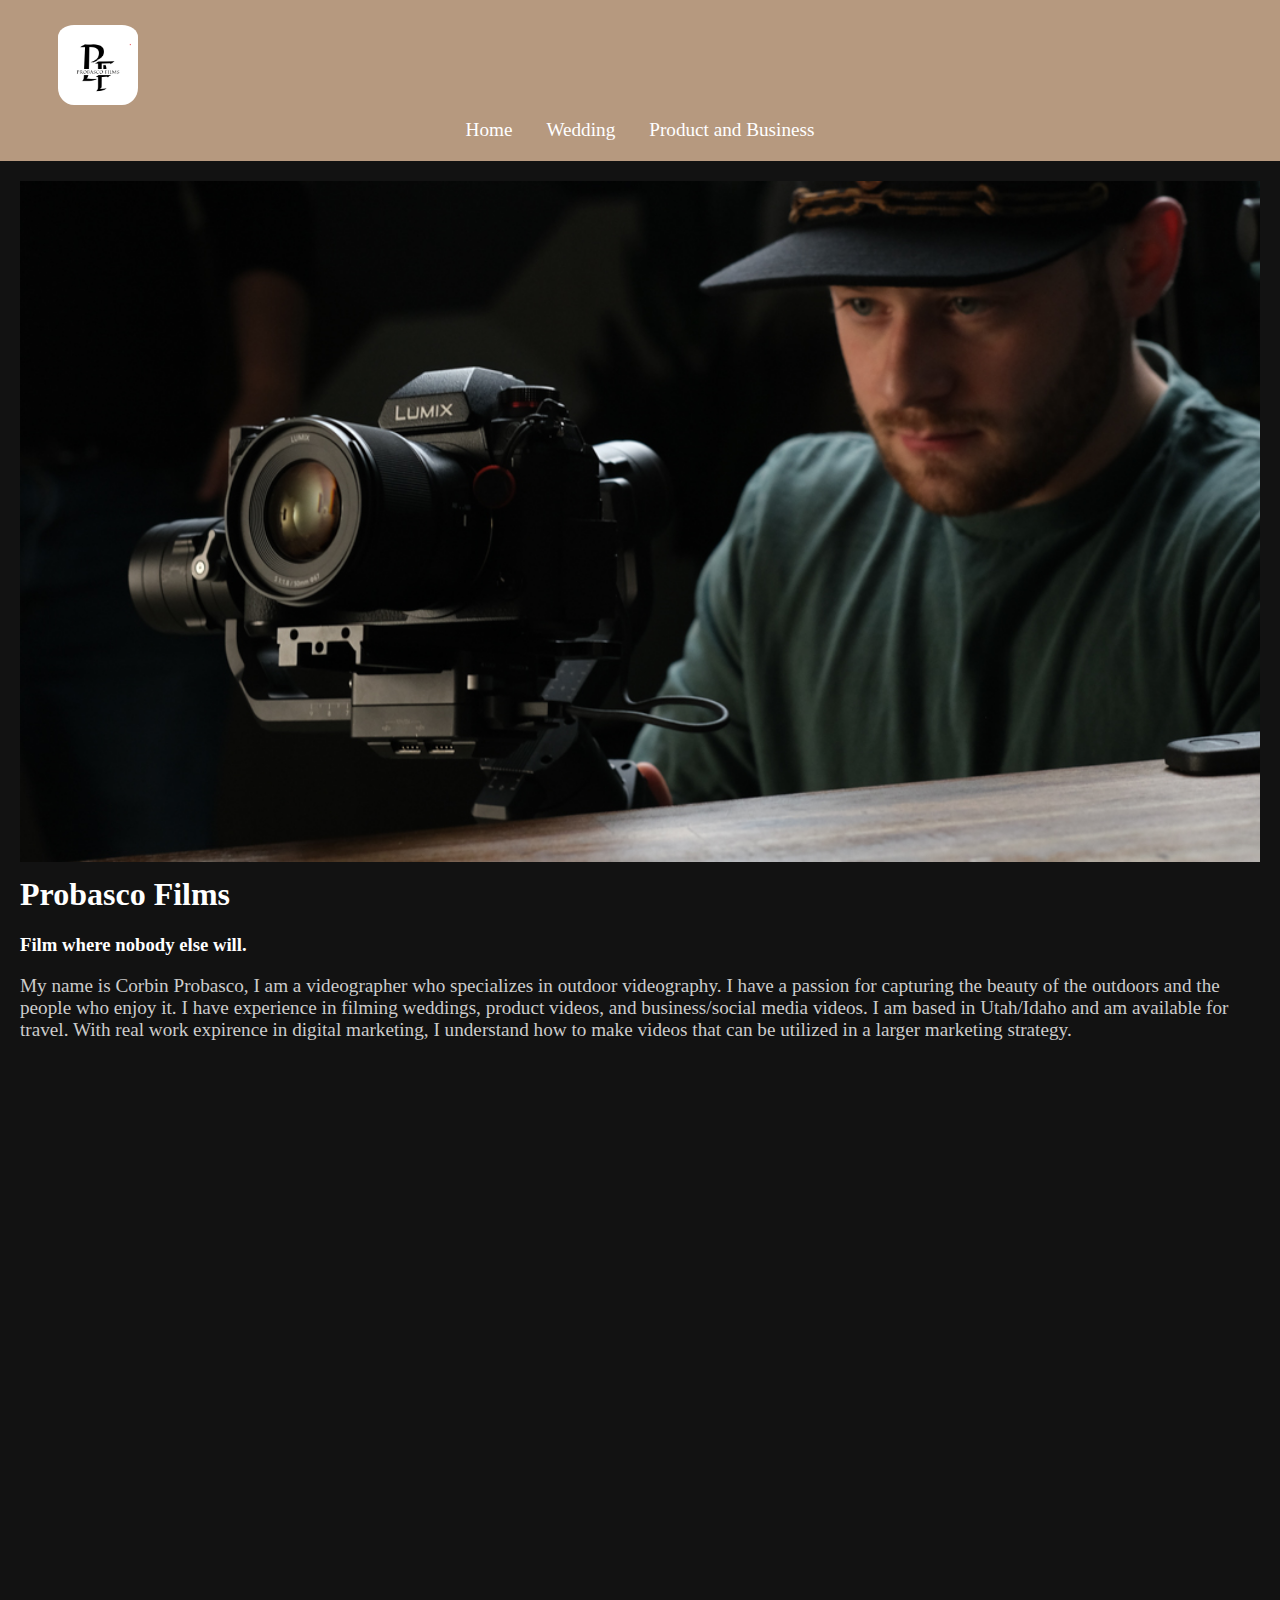
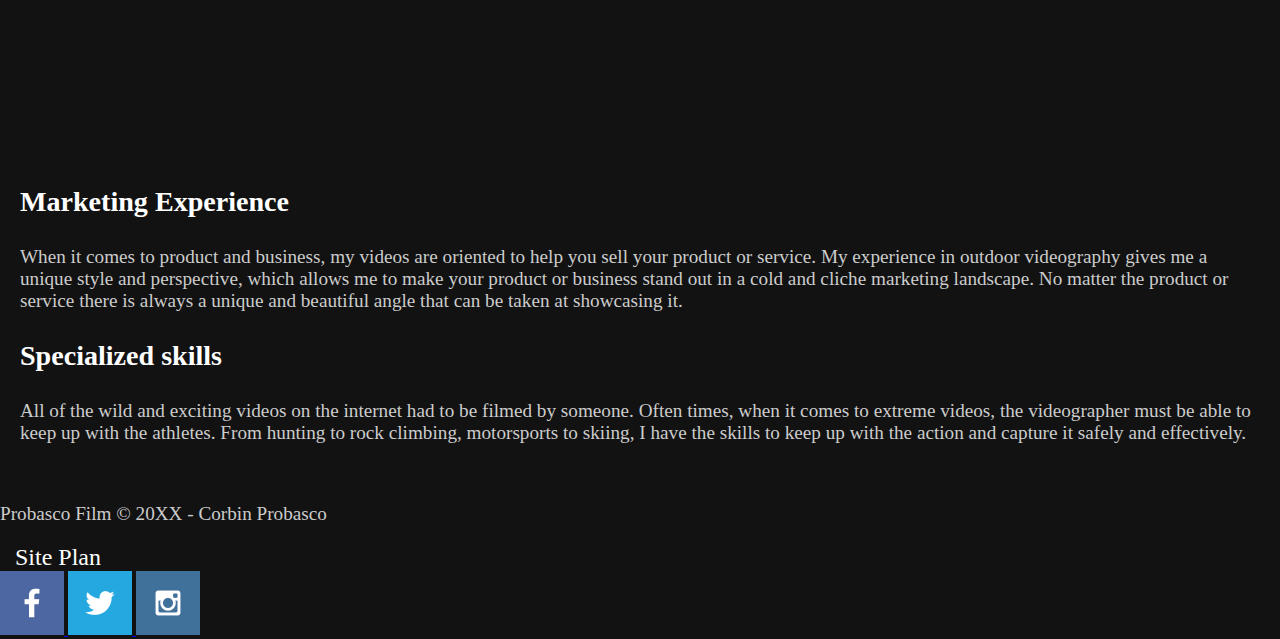
<file: probascofilm/index.html>
<!DOCTYPE html>
<html lang="en-us">
  <head>
    <meta charset="utf-8">
    <title>Probasco Films - Home</title>
    <link type="text/css" rel="stylesheet" href="styles/style.css">
  </head>
  <body>
    <header>
            <img class="logo" src="images/Probasco_films.png" alt="white waters logo">
      <nav>
        <a href="index.html">Home</a>
        <a href="wedding.html">Wedding</a>
        <a href="product_business.html">Product and Business</a>
      </nav>
    </header>
    <main>
        <img class="home_image" src="images/home_img.jpg" alt="image for homepage">
        <h1 class="title">Probasco Films</h1>
      <h3>Film where nobody else will. </h3>
      <p>My name is Corbin Probasco, I am a videographer who specializes in outdoor videography.
        I have a passion for capturing the beauty of the outdoors and the people who enjoy it. 
        I have experience in filming weddings, product videos, and business/social media videos. I am based in Utah/Idaho and am available for travel.
        With real work expirence in digital marketing, I understand how to make videos that can be utilized in a larger marketing strategy. 
      </p>
      <p>

      </p>
      <div style="position: relative; padding-bottom: 56.25%; height: 0; overflow: hidden; max-width: 100%; margin: auto;">
        <iframe src="https://www.youtube.com/embed/xWTFox3se6s?si=ql1KpEwITVDzqxRE" frameborder="0" allow="accelerometer; autoplay; clipboard-write; encrypted-media; gyroscope; picture-in-picture" allowfullscreen style="position: absolute; top: 0; left: 0; width: 100%; height: 100%; border: 0;"></iframe>
    </div>
    
    <div class="intro_home">
        <h3>
            Marketing Experience
        </h3>
        <p>
        When it comes to product and business, my videos are oriented to help you sell your product or service. 
        My experience in outdoor videography gives me a unique style and perspective, which allows me to make your product or business stand out in a
        cold and cliche marketing landscape. No matter the product or service there is always a unique and beautiful angle that can be taken at 
        showcasing it.
        </p>
        <h3>
            Specialized skills
        </h3>
        <p>
            All of the wild and exciting videos on the internet had to be filmed by someone. 
            Often times, when it comes to extreme videos, the videographer must be able to keep up with the athletes. 
            From hunting to rock climbing, motorsports to skiing, I have the skills to keep up with the action and capture it safely and effectively.
        </p>
    </div>
    </main>
    <footer>
      <p>Probasco Film &copy; 20XX - Corbin Probasco</p>
      <nav>
      <a id='site-plan-link' href="site-plan.html">Site Plan</a>
      </nav>
      <div class="social">
          <a href="https://facebook.com">
              <img src="images/facebook.png" alt="fb icon">
          </a>
          <a href="https://twitter.com">
              <img src="images/twitter.png" alt="twitter icon">
          </a>
          <a href="https://instagram.com">
              <img src="images/instagram.png" alt="instagram icon">
          </a>
      </div>
  </footer>
  </body>
</html>
</file>
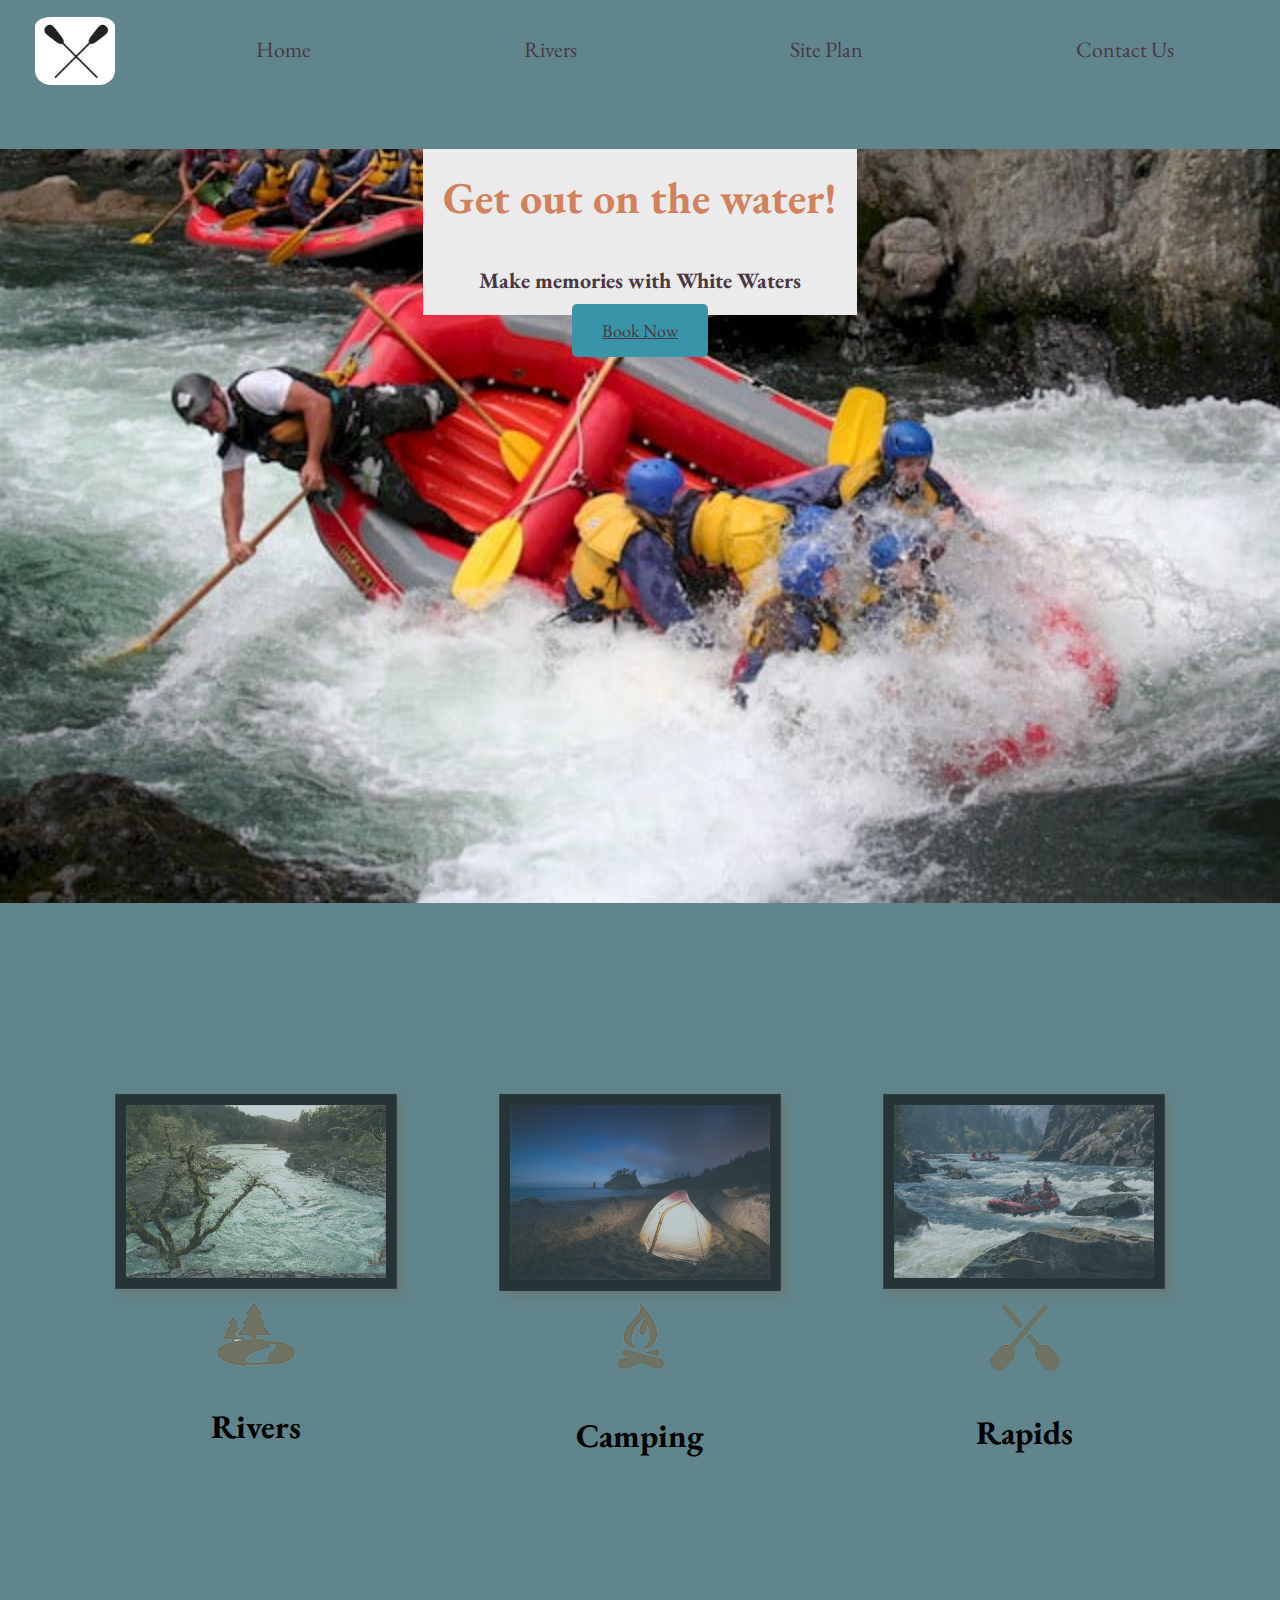
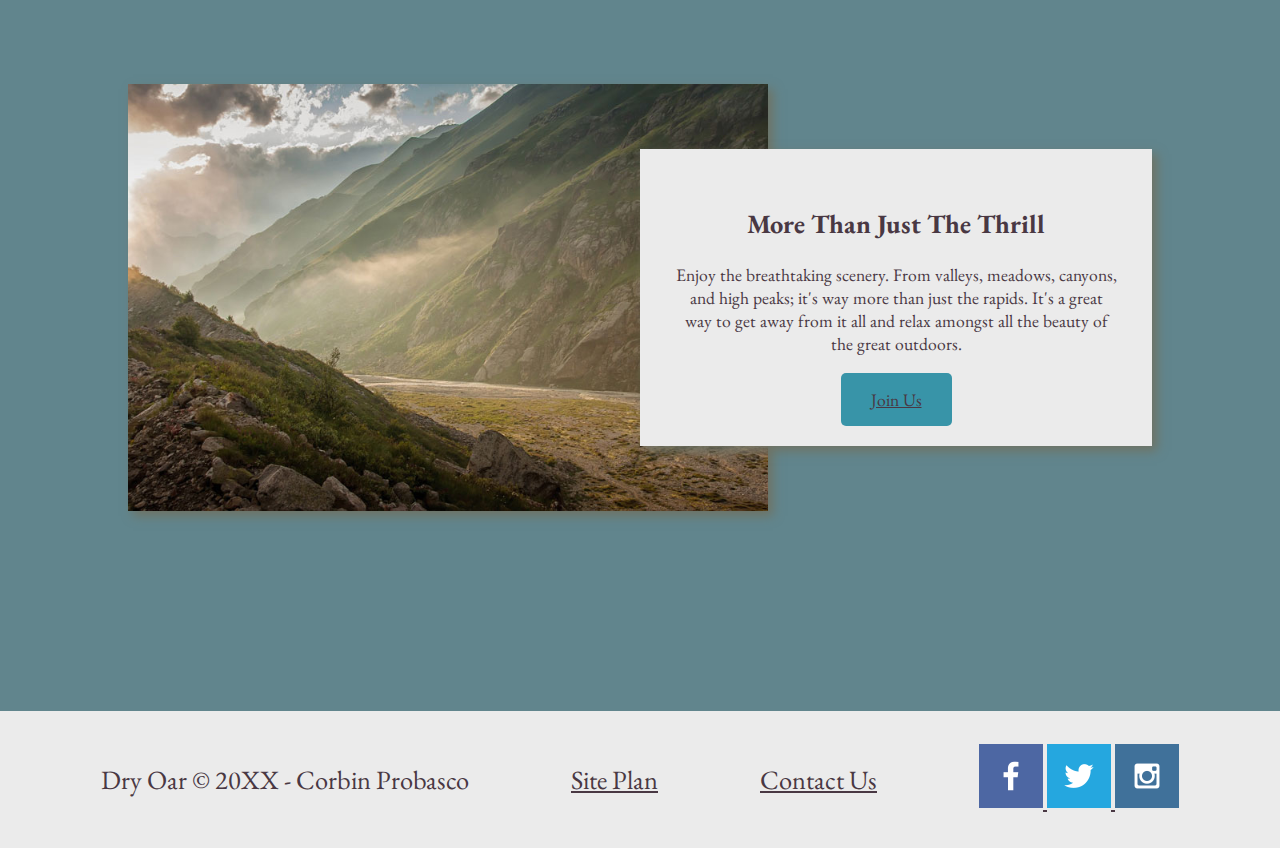
<file: wwr/index.html>
<!DOCTYPE html>
<html lang="en">
<head>
    <meta charset="UTF-8">
    <meta name="viewport" content="width=device-width, initial-scale=1.0">
    <link href="https://fonts.googleapis.com/css2?family=EB+Garamond:wght@400;700&display=swap" rel="stylesheet">
    <link type="text/css" rel="stylesheet" href="styles/style.css">
    <title>White Waters</title>
</head>
<body>
<div id="content">
    <header>
        <a id="logo_link" href="index.html">
            <img class="logo" src="images/oars3_200.png" alt="white waters logo">
        </a>
        <nav>
            <a href="index.html" target="_blank">Home</a>
            <a href="rivers.html" target="_blank">Rivers</a>
            <a href="site-plan-rafting.html" target="_blank">Site Plan</a>
            <a href="contactus.html" target="_blank">Contact Us</a>
        </nav>
    </header>
    <div id="hero">
        <div id="hero-box">
            <img id="hero-img" src="images/rafting-in-pop-up-rapid.jpg" alt="Hero_Logo">
        </div>
        <section id="hero-msg">
            <h1 class="home-title">Get out on the water!</h1>
            <h4>Make memories with White Waters</h4>
            <div class="button-box">
                <a class="book" href="contactus.html">Book Now</a>
            </div>
        </section>
    </div>
    <main class="home-grid">
        <section class="rivers-card">
            <img class="card-img" src="images/rivers.jpeg" alt="river in forest">
            <img class="icon" src="images/river_icon(1).png" alt="river icon">
            <h2>Rivers</h2>
        </section>
        <section class="camping-card">
            <img class="card-img" src="images/camping.jpeg" alt="tent in mountains">
            <img class="icon" src="images/fire_icon.png" alt="fire icon">
            <h2>Camping</h2>
        </section>
        <section class="rapids-card">
            <img class="card-img" src="images/rapids.jpeg" alt="rafting boat">
            <img class="icon" src="images/oars.png" alt="oars icon">
            <h2>Rapids</h2>
        </section>
        <div id="background"></div> 
        <img class="mountains" src="images/mountains.jpg" alt="Misty mountains">
        <section class="msg">
            <h2>More Than Just The Thrill</h2>
            <p>Enjoy the breathtaking scenery. From valleys, meadows, canyons, and high peaks; it's way more than just the rapids. It's a great way to get away from it all and relax amongst all the beauty of the great outdoors.</p>
            <a class='join' href="rivers.html">Join Us</a>
        </section>
    </main>
    <footer>
        <p>Dry Oar &copy; 20XX - Corbin Probasco</p>
        <p><a href="site-plan-rafting.html">Site Plan</a></p>
        <p><a href="contactus.html">Contact Us</a></p>
        <div class="social">
            <a href="https://facebook.com">
                <img src="images/facebook.png" alt="fb icon">
            </a>
            <a href="https://twitter.com">
                <img src="images/twitter.png" alt="twitter icon">
            </a>
            <a href="https://instagram.com">
                <img src="images/instagram.png" alt="instagram icon">
            </a>
        </div>
    </footer>
</div>
</body>
</html>
</file>
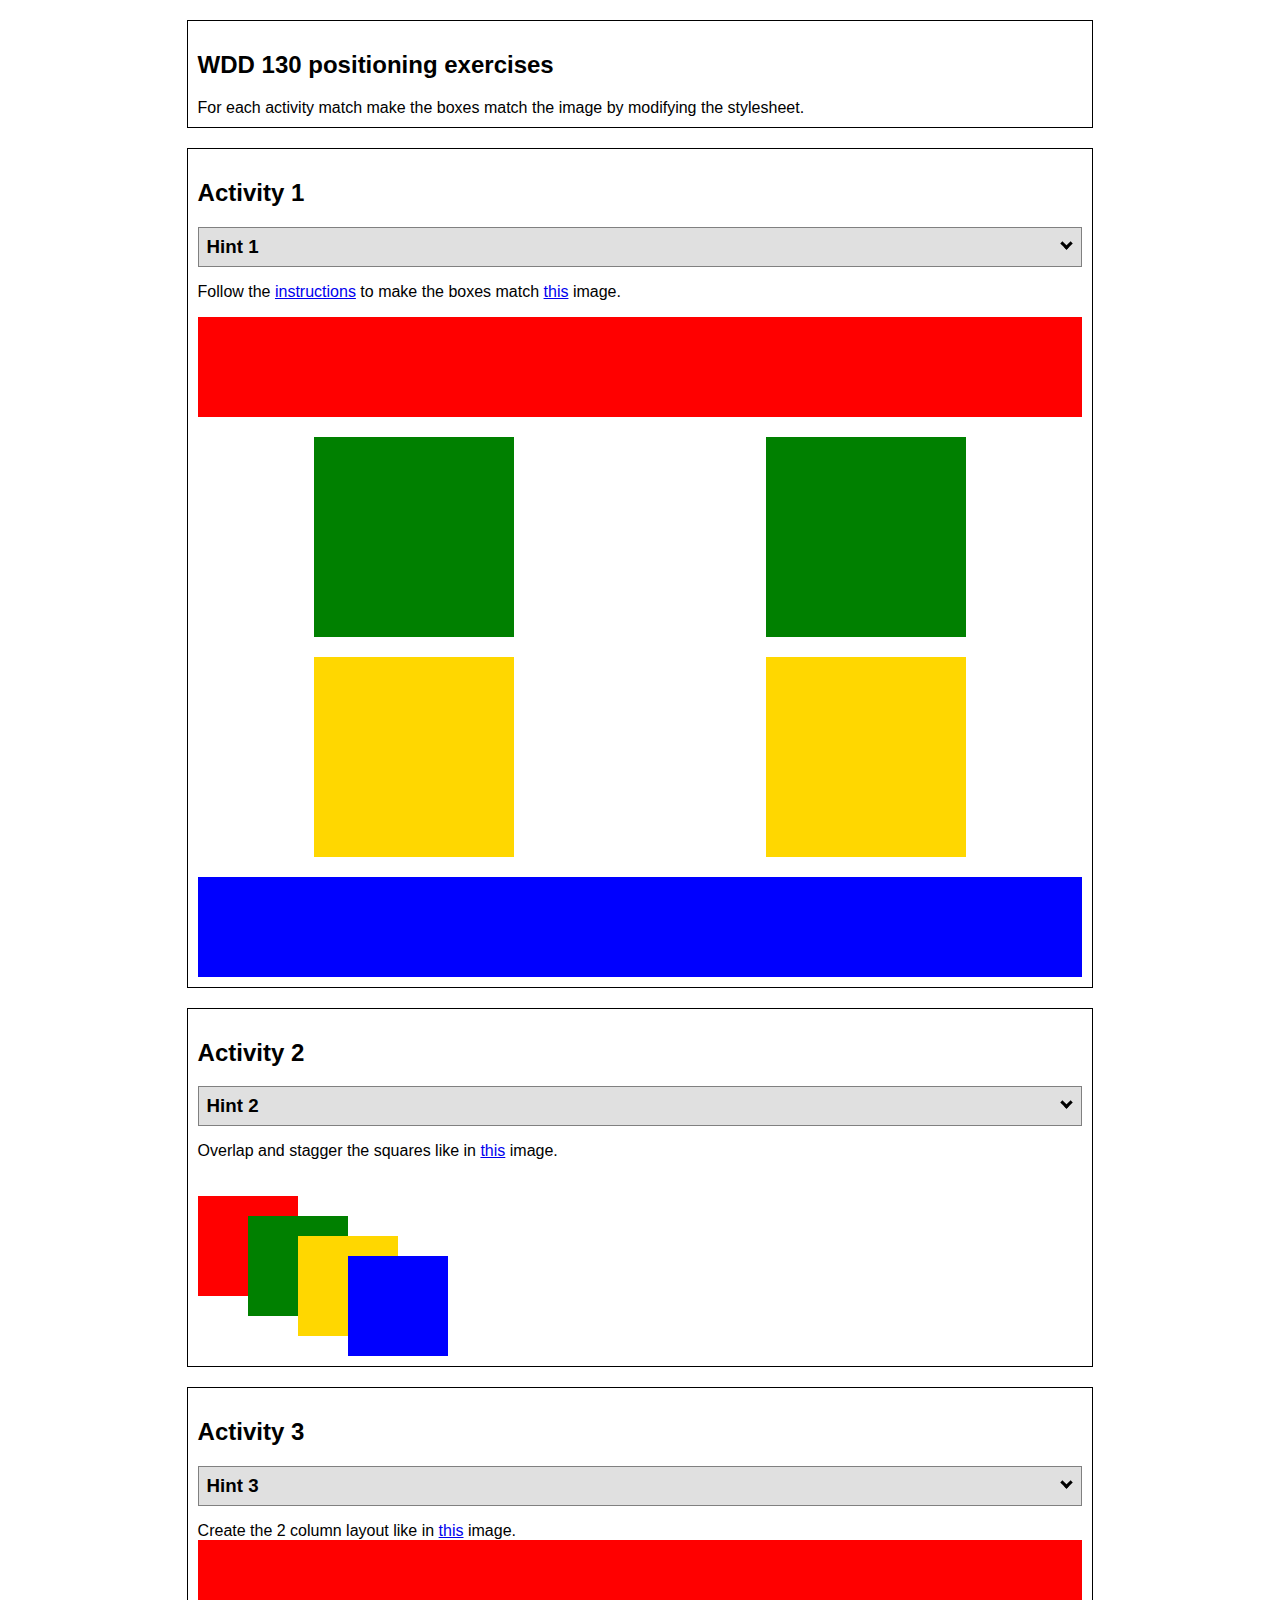
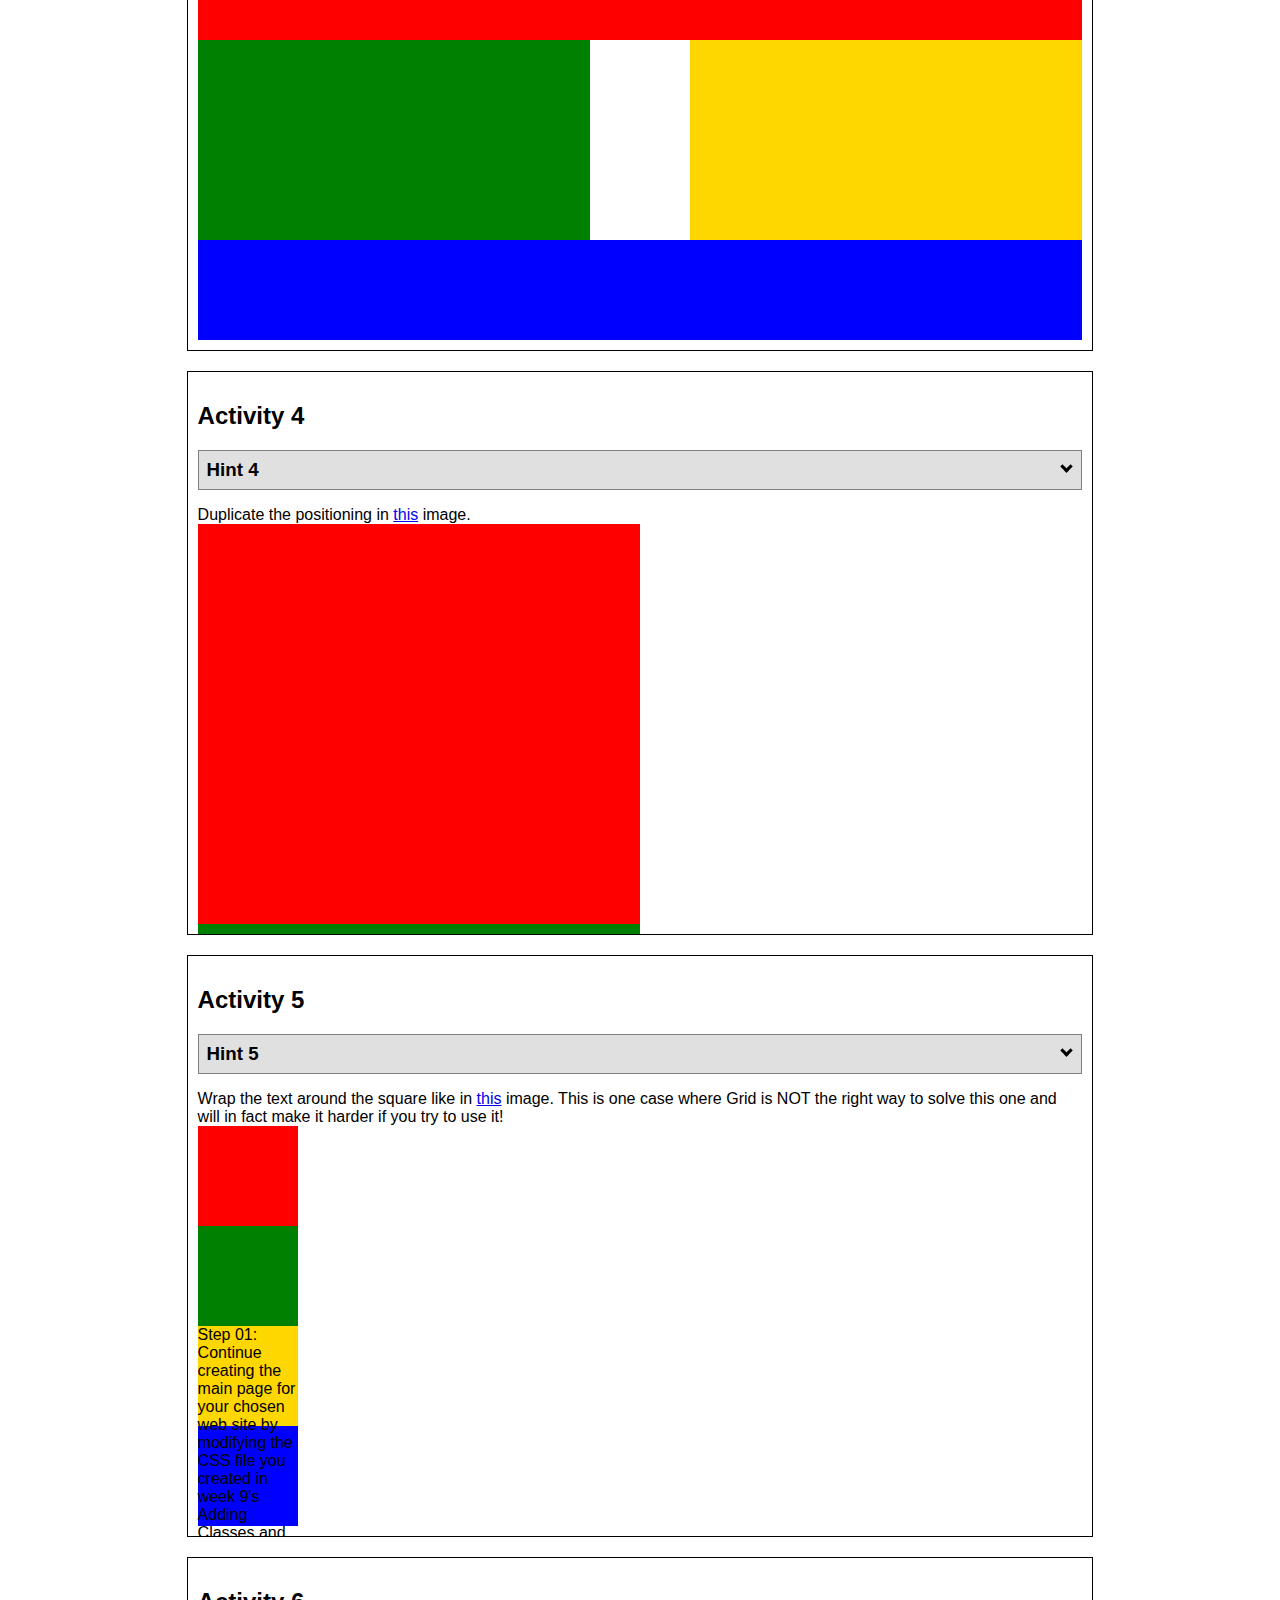
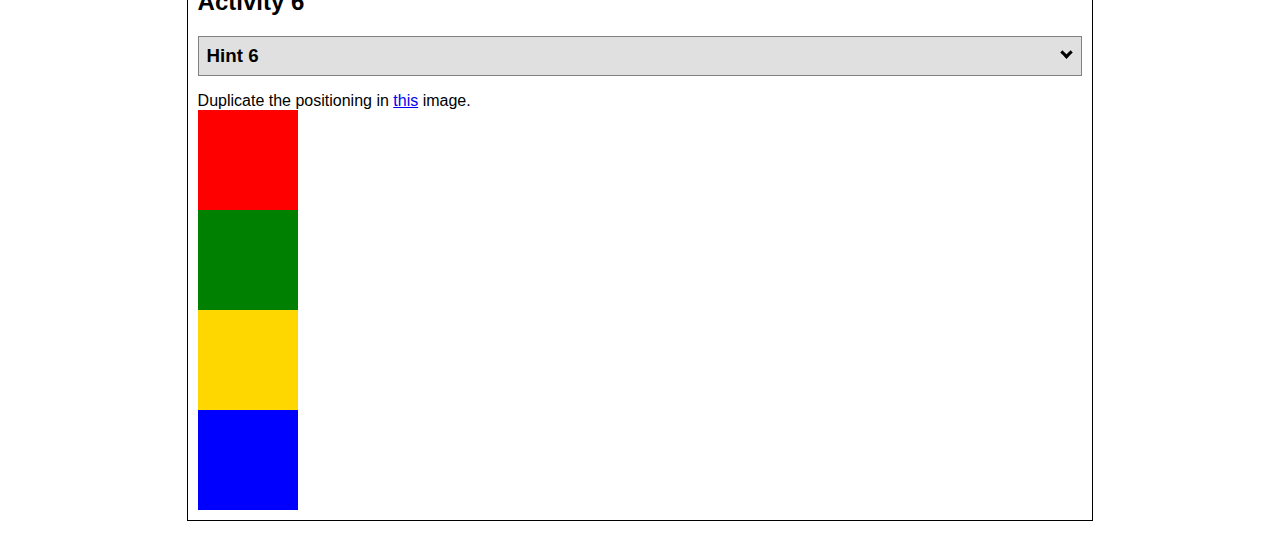
<file: positioning/positioning.html>
<!DOCTYPE html>
<html lang="en">
  <head>
    <!-- HTML - Name: positioning.html -->
    <title>Positioning Activity</title>
    <link rel="stylesheet" type="text/css" href="positionstyles.css" />
  </head>
  <body>
    <div class="activity">
      <h2>WDD 130 positioning exercises</h2>
      For each activity match make the boxes match the image by modifying the stylesheet.</div>
    <div class="activity">
      <h2>Activity 1</h2>
      <section class="hint"><input type="checkbox" ><i></i> <h3>Hint 1</h3><div><p>Check out the <a href="https://byui-wdd.github.io/wdd130/activities/w06-css-positioning.html" target="_blank">activity instructions</a> in Ilearn!</p></div></section>
      <p>Follow the <a href="https://byui-wdd.github.io/wdd130/activities/w06-css-positioning.html" target="_blank">instructions</a> to make the boxes match  <a href="https://byui-wdd.github.io/wdd130/images/example1.png" target="_blank">this</a> image.</p>
      <div class="content1" >
        <div class="red1" ></div>
        <div class="green1" ></div>
        <div class="green1" ></div>
        <div class="yellow1"></div>
        <div class="yellow1"></div>
        <div class="blue1"></div>
      </div>
    </div>
    <div class="activity">
      <h2>Activity 2</h2>
      <section class="hint"><input type="checkbox" > <h3>Hint 2</h3><i></i><div>
      <ul>
      <li>grid-template-columns: 50px 50px 50px 50px 50px </li></ul></div></section>
      <p>Overlap and stagger the squares like in <a href="https://byui-wdd.github.io/wdd130/images/example2.png" target="_blank">this</a> image.</p>
      <div class="content2" >
        <div class="red2" ></div>
        <div class="green2" ></div>
        <div class="yellow2"></div>
        <div class="blue2"></div>
      </div>
    </div>
    <div class="activity">
      <h2>Activity 3</h2>
      <section class="hint"><input type="checkbox" > <h3>Hint 3</h3><i></i><div><p>This one is going to be best solved with CSS Grid. Remember to make the boxes the right width first...then start moving them around. </p><h4>Properties used:</h4><ul><li>display:grid;</li><li>grid-template-columns:</li><li>grid-column-gap:</li>
        <li>grid-column:</li>  </ul></div></section>
      Create the 2 column layout like in <a href="https://byui-wdd.github.io/wdd130/images/example3.png" target="_blank">this</a>  image.
      <div class="content3" >
        <div class="red3" ></div>
        <div class="green3" ></div>
        <div class="yellow3"></div>
        <div class="blue3"></div>
      </div>
    </div>
    <div class="activity">
      <h2>Activity 4</h2>
      <section class="hint"><input type="checkbox" > <h3>Hint 4</h3><i></i><div><p>For the others we have been primarily concerned with width. For this one you will need to adjust height as well. </p><h4>Properties used:</h4><ul><li>display:grid;</li><li>grid-template-columns:</li><li>grid-row:</li></ul></div></section>
      Duplicate the positioning in <a href="https://byui-wdd.github.io/wdd130/images/example4.png" target="_blank">this</a> image. 
      <div class="content4" >
        <div class="red4" ></div>
        <div class="green4" ></div>
        <div class="yellow4"></div>
        <div class="blue4"></div>
      </div>
    </div>

    <div class="activity">
      <h2>Activity 5</h2>
      <section class="hint"><input type="checkbox" > <h3>Hint 5</h3><i></i><div><p>Grid is <strong>not</strong> the right way to do this.  In fact there is only one way to really do that...and that is with float. Remember that we float the thing we want the text to wrap around.  Also remember to start by making all the shapes the right size and shape.</p><h4>Properties used:</h4><ul><li>float: left;</li></ul></div></section>
      Wrap the text around the square like in <a href="https://byui-wdd.github.io/wdd130/images/example5.png" target="_blank">this</a> image. This is one case where Grid is NOT the right way to solve this one and will in fact make it harder if you try to use it!
      <div class="content5" >
        <div class="red5" ></div>
        <div class="green5" ></div>
        <div class="yellow5">Step 01: Continue creating the main page for your chosen web site by modifying the CSS file you created in week 9's Adding Classes and IDs to Your Website assignment. This week, you will position all of the content on your main page using the CSS positioning techniques taught in KhanAcademy. When you are done, your webpage layout should reflect what you outlined in the wireframe you designed in the assignment Your Own Site Diagram and Wireframe in week 3. <br />
          If you have changed your mind on how you want the content of your main page laid out, take an opportunity to update your wireframe before completing this assignment (it is much easier to experiment with different layouts in a wireframe than it is to do so by modifying the CSS). Also, if you find that you are having trouble with using CSS positioning, feel free to review the concepts at the learn layout site: http://learnlayout.com/. You should be able to apply these principles to your site. For futher help, refer back to the Max Design site used in the beginning of the course for an example of how to implement your site design.</div>
        <div class="blue5"></div>
      </div>
    </div>
    <div class="activity">
      <h2>Activity 6</h2>
      <section class="hint"><input type="checkbox" > <h3>Hint 6</h3><i></i><div><p>This one is all about visualizing the grid behind the layout. If you are having a hard time doing that first: all the sizes are even multiples of 100, and second here is another example with the lines drawn: <a href="https://byui-wdd.github.io/wdd130/images/example6-hint.png" target="_blank">example 6 with lines</a>. For this one you will find it easiest if you use px for the column width. You can also use <kbd>z-index</kbd> to control the element layering.    </p><h4>Properties used:</h4><ul><li>display:grid;</li><li>grid-template-columns:</li><li>grid-column:</li><li>grid-row:</li><li><a href="https://www.w3schools.com/cssref/pr_pos_z-index.asp" target="_blank">z-index:</a></li></ul></div></section>
      Duplicate the positioning in <a href="https://byui-wdd.github.io/wdd130/images/example6.png" target="_blank">this</a> image.
      <div class="content6" >
        <div class="red6" ></div>
        <div class="green6" ></div>
        <div class="yellow6"></div>
        <div class="blue6"></div>
      </div>
    </div>
  </body>
</html>
</file>
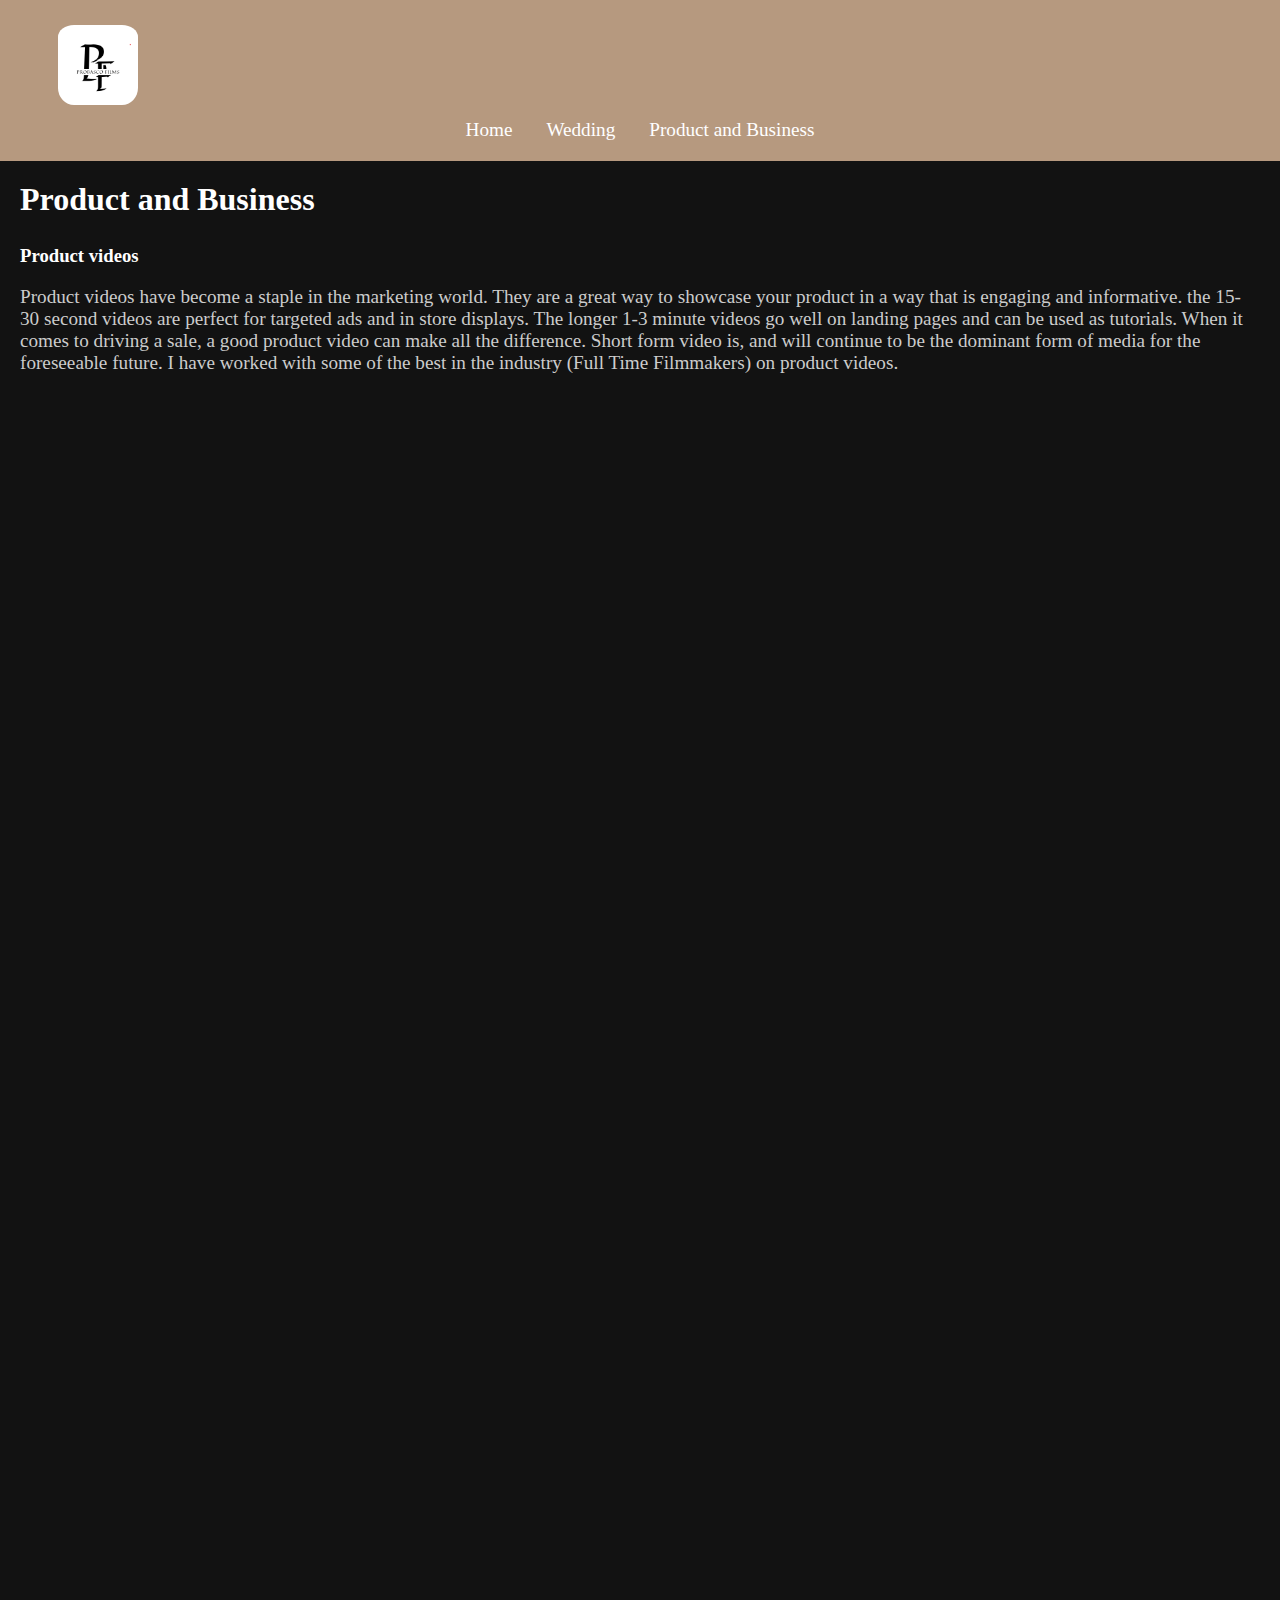
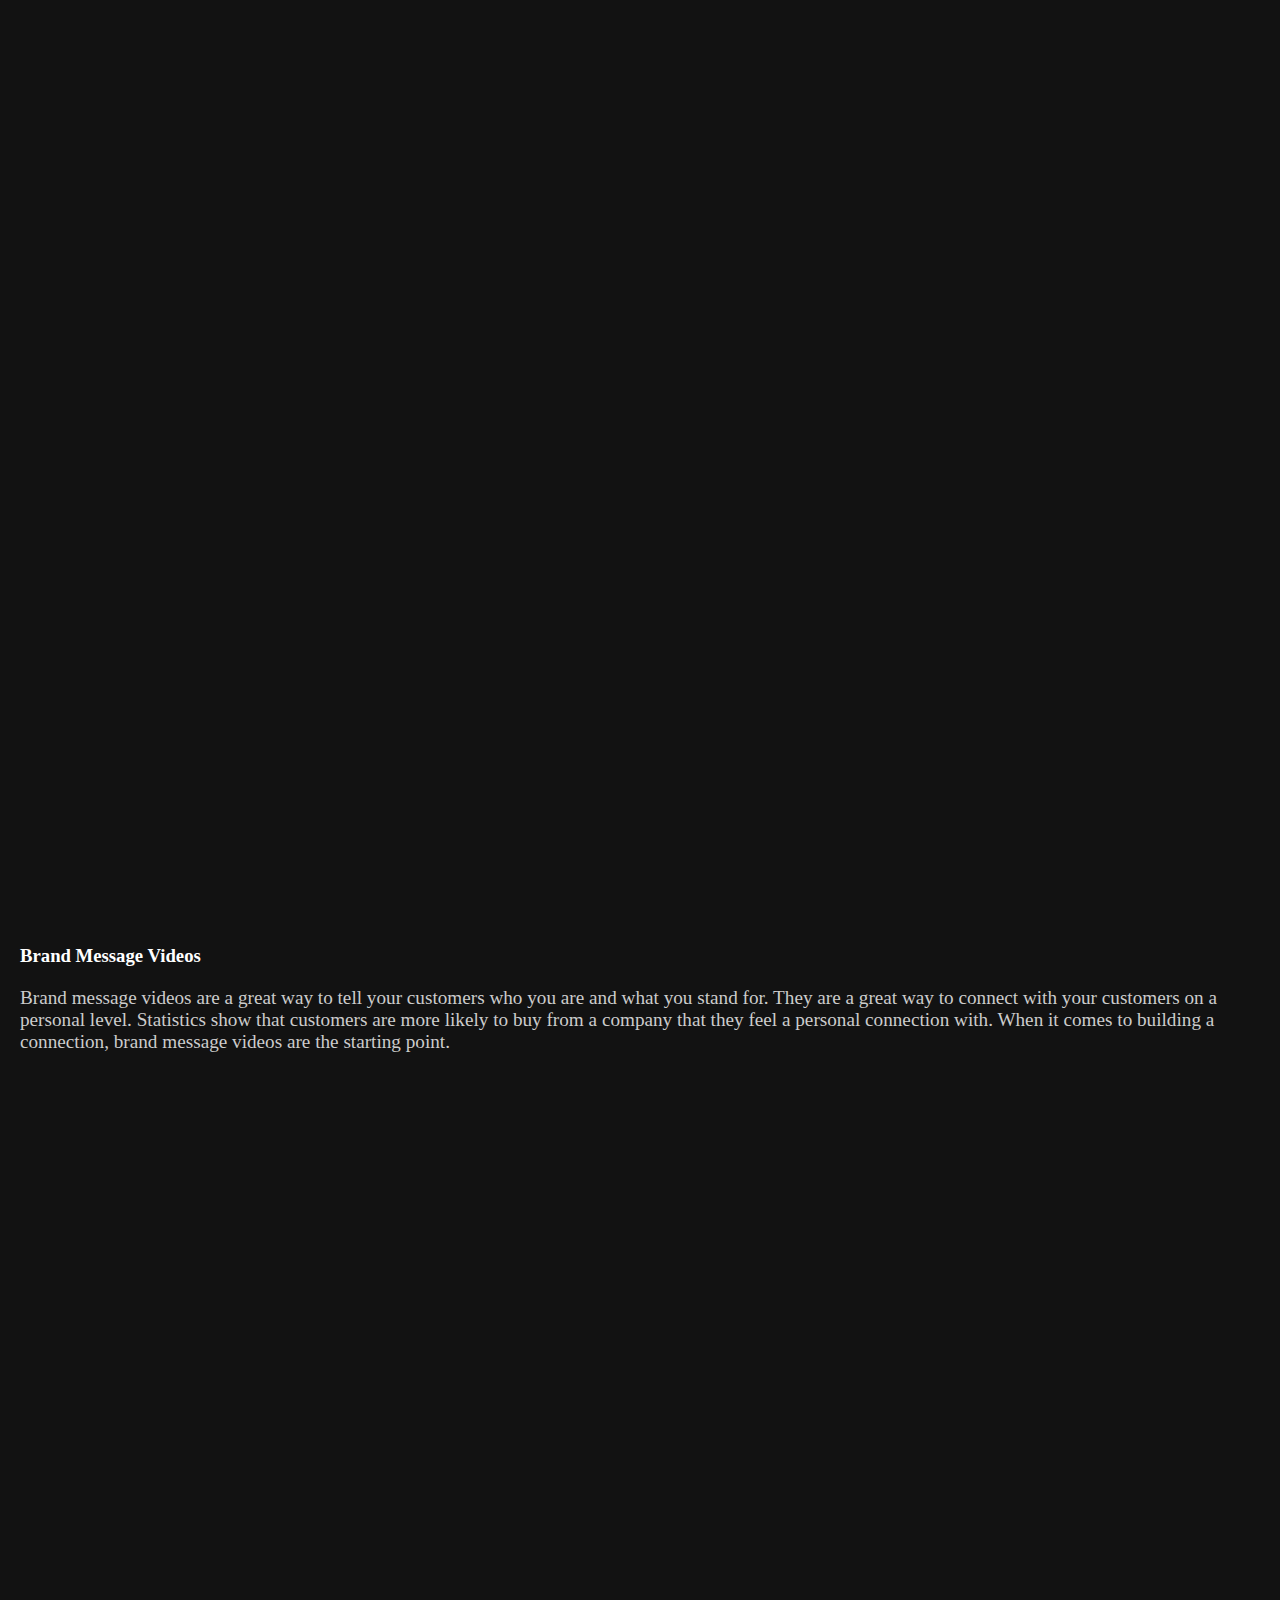
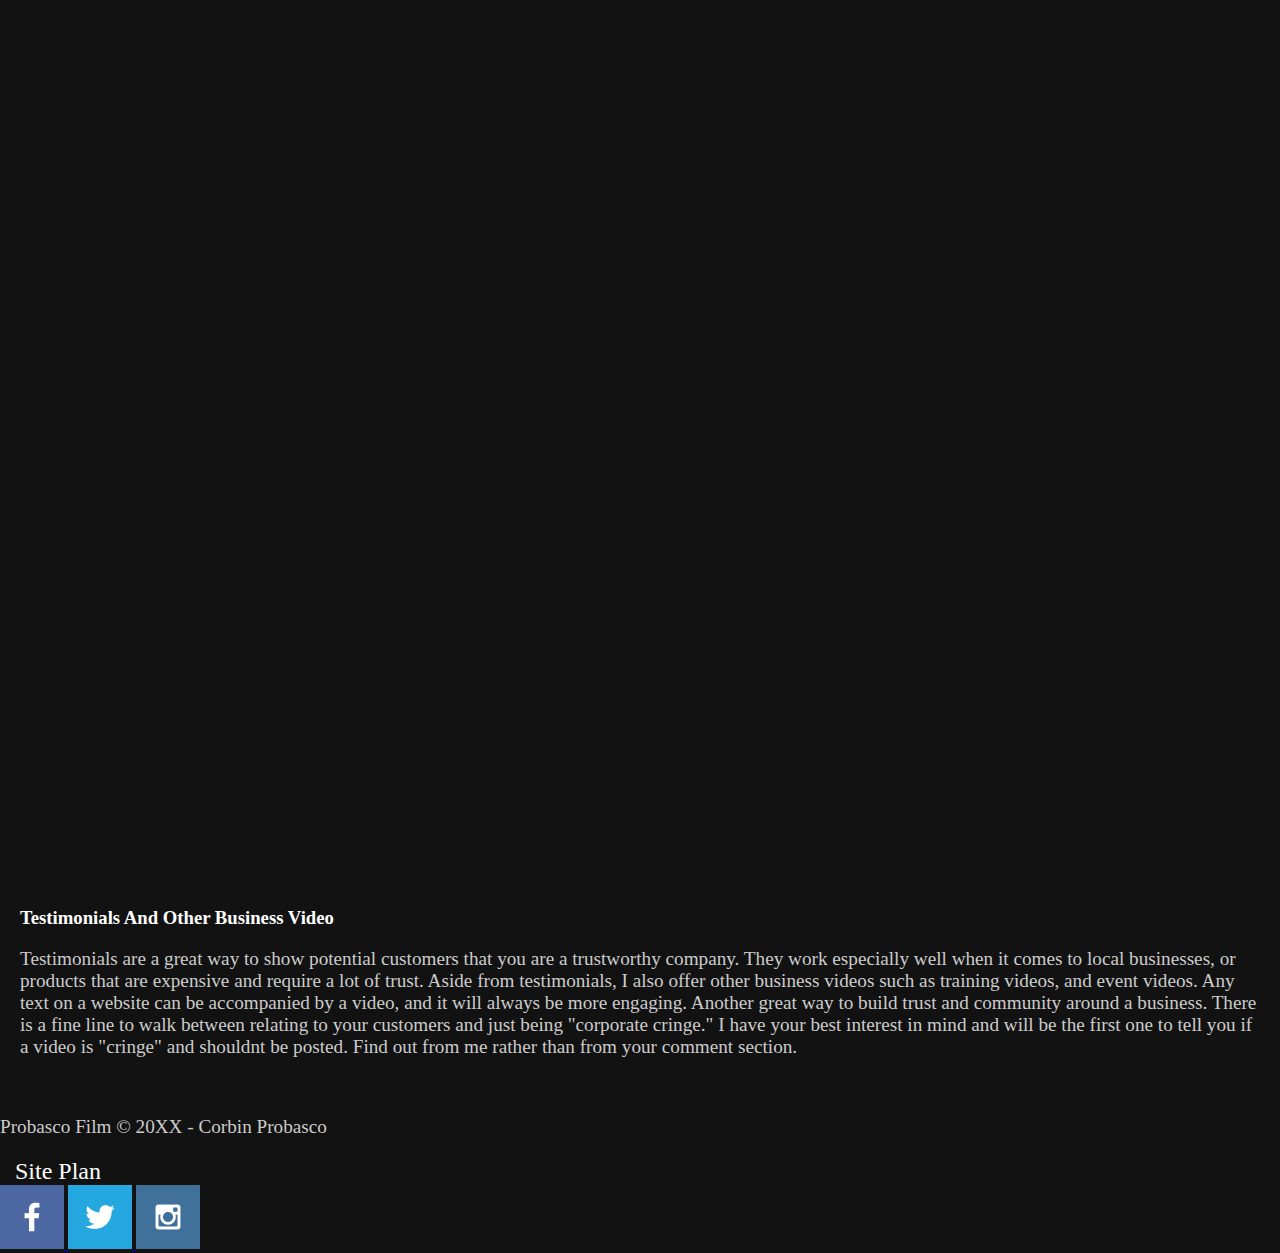
<file: probascofilm/product_business.html>
<!DOCTYPE html>
<html lang="en-us">
  <head>
    <meta charset="utf-8">
    <title>Probasco Films - Product and Business</title>
    <link type="text/css" rel="stylesheet" href="styles/style.css">
  </head>
  <body>
    <header>
      <img class="logo" src="images/Probasco_films.png" alt="Probasco">
    <nav>
      <a href="index.html">Home</a>
      <a href="wedding.html">Wedding</a>
      <a href="product_business.html">Product and Business</a>
    </nav>
    </header>
    <main>
      <h2>Product and Business</h2>
      <h3>Product videos</h3>
      <p>Product videos have become a staple in the marketing world. They are a great way to showcase your product in a way that is engaging and informative. the 15-30 second videos are perfect for targeted ads and in store displays. The longer 1-3 minute videos go well on landing pages and can be used as tutorials. When it comes to driving a sale, a good product video can make all the difference. Short form video is, and will continue to be the dominant form of media for the foreseeable future. I have worked with some of the best in the industry (Full Time Filmmakers) on product videos.</p>
      <div style="position: relative; padding-bottom: 56.25%; height: 0; overflow: hidden; max-width: 100%; margin: auto; margin-bottom: 20px;">
        <iframe src="https://www.youtube.com/embed/hCybdSPa060?si=gg_2UXNvSeA3uW1b" frameborder="0" allow="accelerometer; autoplay; clipboard-write; encrypted-media; gyroscope; picture-in-picture" allowfullscreen style="position: absolute; top: 0; left: 0; width: 100%; height: 100%; border: 0;"></iframe>
      </div>
      <div style="position: relative; padding-bottom: 56.25%; height: 0; overflow: hidden; max-width: 100%; margin: auto; margin-bottom: 20px;">
        <iframe src="https://www.youtube.com/embed/EPQonN-CxQs?si=_wEZ0EKfOIbzyYgp" frameborder="0" allow="accelerometer; autoplay; clipboard-write; encrypted-media; gyroscope; picture-in-picture" allowfullscreen style="position: absolute; top: 0; left: 0; width: 100%; height: 100%; border: 0;"></iframe>
      </div>
      <div style="position: relative; padding-bottom: 56.25%; height: 0; overflow: hidden; max-width: 100%; margin: auto; margin-bottom: 20px;">
        <iframe src="https://www.youtube.com/embed/Po-145Kt34U?si=hdWIFkZK4DpOZwjR" frameborder="0" allow="accelerometer; autoplay; clipboard-write; encrypted-media; gyroscope; picture-in-picture" allowfullscreen style="position: absolute; top: 0; left: 0; width: 100%; height: 100%; border: 0;"></iframe>
      </div>
    
      <h3>Brand Message Videos</h3>
      <p>Brand message videos are a great way to tell your customers who you are and what you stand for. They are a great way to connect with your customers on a personal level. Statistics show that customers are more likely to buy from a company that they feel a personal connection with. When it comes to building a connection, brand message videos are the starting point.
      </p>
      <div style="position: relative; padding-bottom: 56.25%; height: 0; overflow: hidden; max-width: 100%; margin: auto; margin-bottom: 20px;">
        <iframe src="https://www.youtube.com/embed/eNL-gqiW1qs?si=HJqroes_QmdmRWlm" title="YouTube video player" frameborder="0" allow="accelerometer; autoplay; clipboard-write; encrypted-media; gyroscope; picture-in-picture; web-share" referrerpolicy="strict-origin-when-cross-origin" allowfullscreen style="position: absolute; top: 0; left: 0; width: 100%; height: 100%; border: 0;"></iframe>
      </div>
      <div style="position: relative; padding-bottom: 56.25%; height: 0; overflow: hidden; max-width: 100%; margin: auto; margin-bottom: 20px;">
        <iframe src="https://www.youtube.com/embed/DxQcFLlpFOI?si=oy8hHQqZu9oJ4gxQ" title="YouTube video player" frameborder="0" allow="accelerometer; autoplay; clipboard-write; encrypted-media; gyroscope; picture-in-picture; web-share" referrerpolicy="strict-origin-when-cross-origin" allowfullscreen style="position: absolute; top: 0; left: 0; width: 100%; height: 100%; border: 0;"></iframe>
      </div>
    
      <h3>Testimonials And Other Business Video</h3>
      <p>Testimonials are a great way to show potential customers that you are a trustworthy company. They work especially well when it comes to local businesses, or products that are expensive and require a lot of trust. Aside from testimonials, I also offer other business videos such as training videos, and event videos. Any text on a website can be accompanied by a video, and it will always be more engaging. Another great way to build trust and community around a business. There is a fine line to walk between relating to your customers and just being "corporate cringe." I have your best interest in mind and will be the first one to tell you if a video is "cringe" and shouldnt be posted. Find out from me rather than from your comment section.</p>
    </main>
    <footer>
      <p>Probasco Film &copy; 20XX - Corbin Probasco</p>
      <nav>
        <a id='site-plan-link' href="site-plan.html">Site Plan</a>
      </nav>
      <div class="social">
          <a href="https://facebook.com">
              <img src="images/facebook.png" alt="fb icon">
          </a>
          <a href="https://twitter.com">
              <img src="images/twitter.png" alt="twitter icon">
          </a>
          <a href="https://instagram.com">
              <img src="images/instagram.png" alt="instagram icon">
          </a>
      </div>
  </footer>
  </body>
</html>
</file>
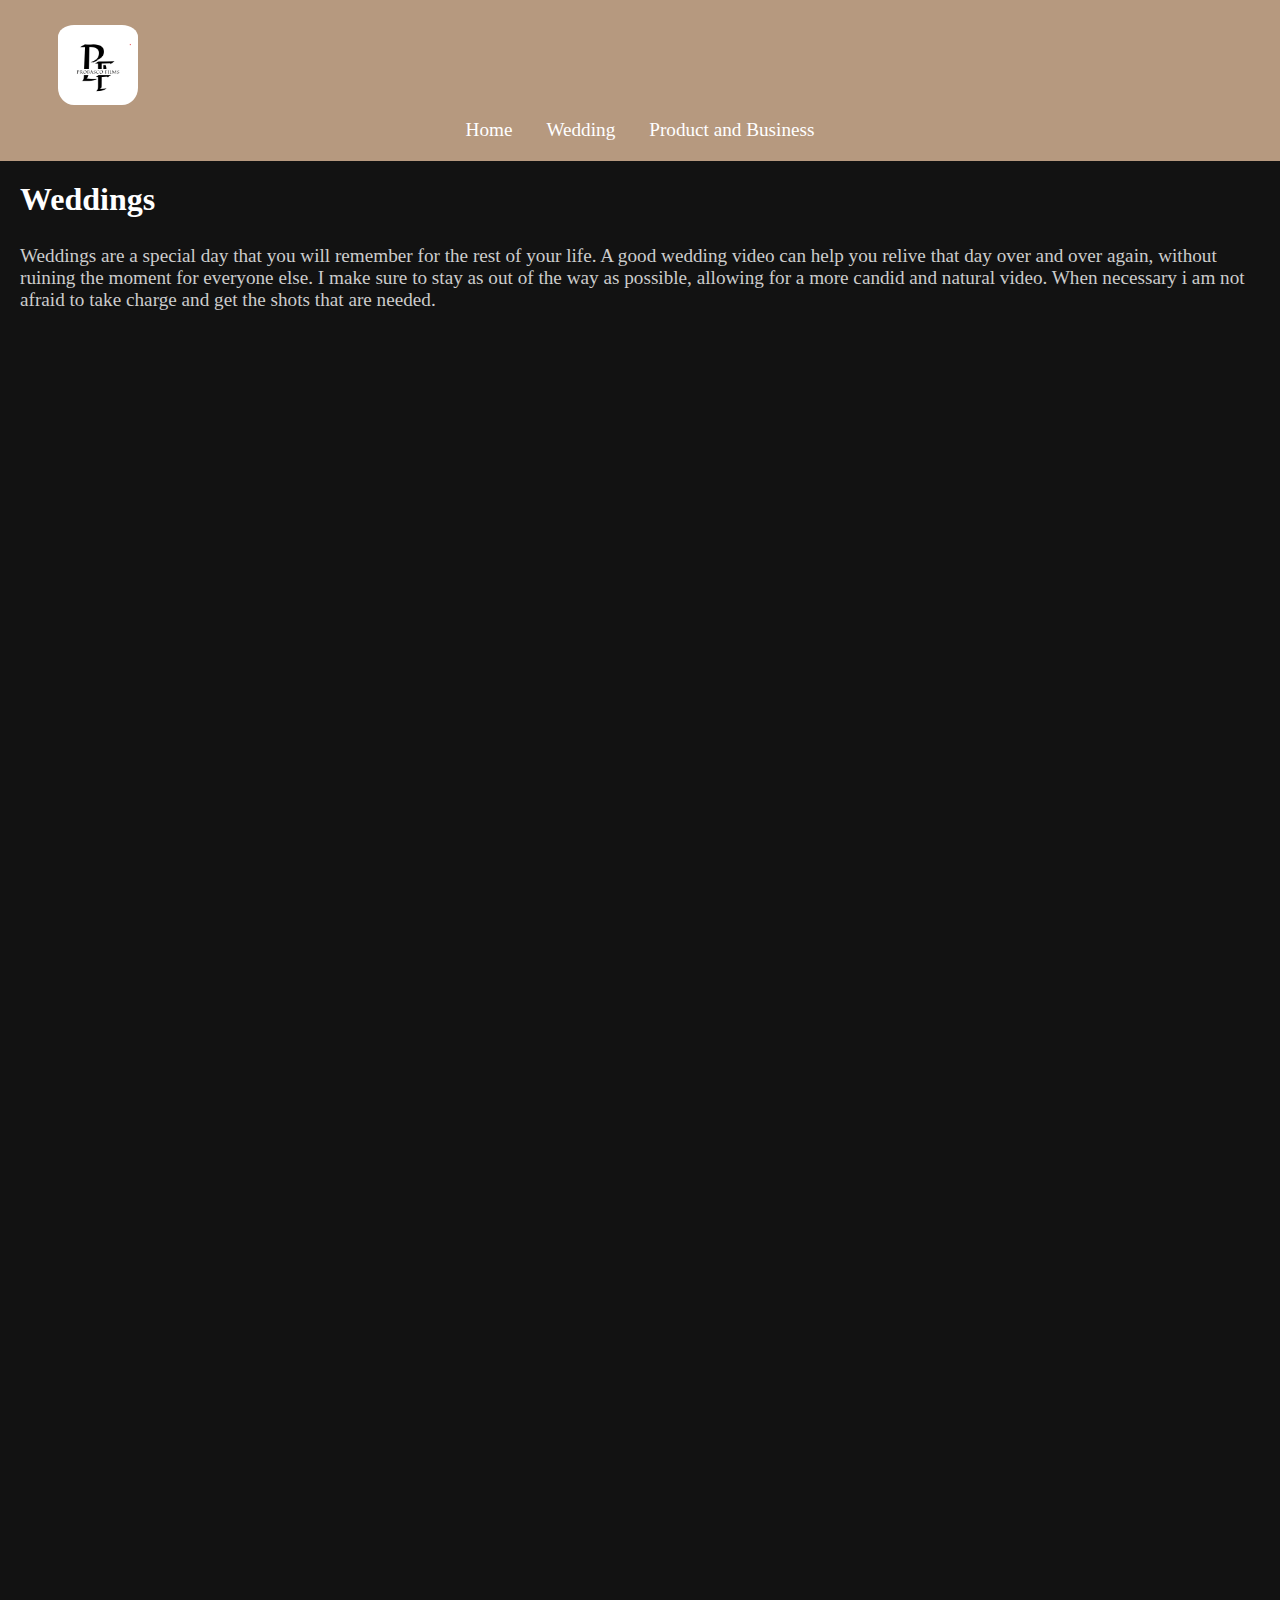
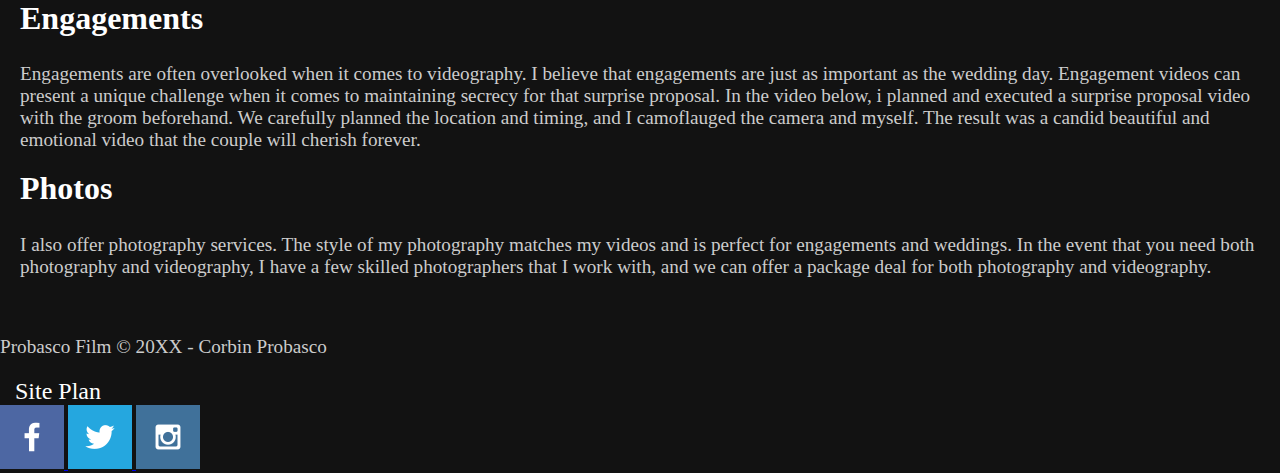
<file: probascofilm/wedding.html>
<!DOCTYPE html>
<html lang="en-us">
  <head>
    <meta charset="utf-8">
    <title>Probasco Films - Wedding</title>
    <link type="text/css" rel="stylesheet" href="styles/style.css">
  </head>
  <body>
    <header>
      <img class="logo" src="images/Probasco_films.png" alt="white waters logo">
    <nav>
      <a href="index.html">Home</a>
      <a href="wedding.html">Wedding</a>
      <a href="product_business.html">Product and Business</a>
    </nav>
    </header>
    <main>
      <h2>Weddings</h2>
      <p>Weddings are a special day that you will remember for the rest of your life. A good wedding 
        video can help you relive that day over and over again, without ruining the moment for everyone else. 
        I make sure to stay as out of the way as possible, allowing for a more candid and natural video. When necessary i am
        not afraid to take charge and get the shots that are needed.</p>
        <div style="position: relative; padding-bottom: 56.25%; height: 0; overflow: hidden; max-width: 100%; margin: auto; margin-bottom: 20px;">
          <iframe src="https://www.youtube.com/embed/doUOuEU0yZM?si=UBiYnDrsERX2-7BZ" frameborder="0" allow="accelerometer; autoplay; clipboard-write; encrypted-media; gyroscope; picture-in-picture" allowfullscreen style="position: absolute; top: 0; left: 0; width: 100%; height: 100%; border: 0;"></iframe>
      </div>
      <div style="position: relative; padding-bottom: 56.25%; height: 0; overflow: hidden; max-width: 100%; margin: auto; margin-bottom: 20px;">
          <iframe src="https://www.youtube.com/embed/qJTgZoY8NM8?si=q2oUAe-UuSum8V7L" frameborder="0" allow="accelerometer; autoplay; clipboard-write; encrypted-media; gyroscope; picture-in-picture" allowfullscreen style="position: absolute; top: 0; left: 0; width: 100%; height: 100%; border: 0;"></iframe>
      </div>
      <div style="position: relative; padding-bottom: 56.25%; height: 0; overflow: hidden; max-width: 100%; margin: auto; margin-bottom: 20px;">
          <iframe src="https://www.youtube.com/embed/MJ11gys2VTg?si=toBw0ZJJe6w1QDKA" frameborder="0" allow="accelerometer; autoplay; clipboard-write; encrypted-media; gyroscope; picture-in-picture" allowfullscreen style="position: absolute; top: 0; left: 0; width: 100%; height: 100%; border: 0;"></iframe>
      </div>
      <div style="position: relative; padding-bottom: 56.25%; height: 0; overflow: hidden; max-width: 100%; margin: auto; margin-bottom: 20px;">
          <iframe src="https://www.youtube.com/embed/E_sGbqxGm4k?si=T19bvgv91aIF63Jy" frameborder="0" allow="accelerometer; autoplay; clipboard-write; encrypted-media; gyroscope; picture-in-picture" allowfullscreen style="position: absolute; top: 0; left: 0; width: 100%; height: 100%; border: 0;"></iframe>
      </div>
      
      <h2>Engagements</h2>
      <p>Engagements are often overlooked when it comes to videography. I believe that engagements are just as important as the wedding day.
        Engagement videos can present a unique challenge when it comes to maintaining secrecy for that surprise proposal. In the video below, i planned and executed a surprise proposal video with the groom beforehand. 
        We carefully planned the location and timing, and I camoflauged the camera and myself. The result was a candid beautiful and emotional video that the couple will cherish forever. </p>  
      <h2>Photos</h2>
      <p>I also offer photography services. The style of my photography matches my videos and is perfect for engagements and weddings. 
        In the event that you need both photography and videography,
        I have a few skilled photographers that I work with, and we can offer a package deal for both photography and videography.</p>
    </main>
    <footer>
      <p>Probasco Film &copy; 20XX - Corbin Probasco</p>
      <nav>
        <a id='site-plan-link' href="site-plan.html">Site Plan</a>
      </nav>
      <div class="social">
          <a href="https://facebook.com">
              <img src="images/facebook.png" alt="fb icon">
          </a>
          <a href="https://twitter.com">
              <img src="images/twitter.png" alt="twitter icon">
          </a>
          <a href="https://instagram.com">
              <img src="images/instagram.png" alt="instagram icon">
          </a>
      </div>
  </footer>
  </body>
</html>
</file>
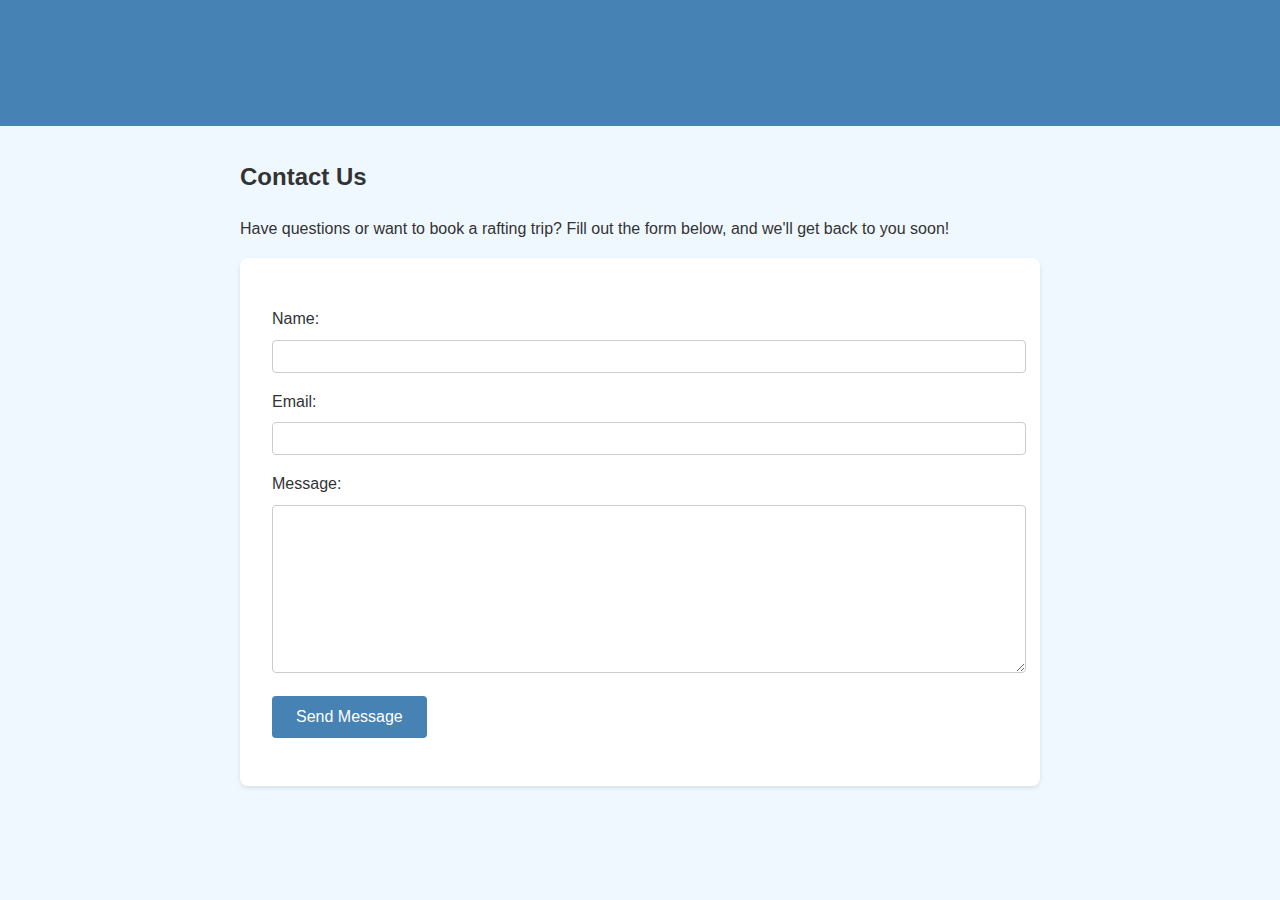
<file: wwr/contactus.html>
<!DOCTYPE html>
<html lang="en">
<head>
    <meta charset="UTF-8">
    <meta name="viewport" content="width=device-width, initial-scale=1.0">
    <title>Contact Us - White Water Rafting Adventures</title>
    <style>
        body {
            font-family: Arial, sans-serif;
            line-height: 1.6;
            margin: 0;
            padding: 0;
            background-color: #f0f8ff;
            color: #333;
        }
        header {
            background-color: #4682b4;
            color: white;
            text-align: center;
            padding: 1rem;
        }
        main {
            max-width: 800px;
            margin: 2rem auto;
            padding: 0 1rem;
        }
        h1 {
            color: #4682b4;
        }
        form {
            background-color: white;
            padding: 2rem;
            border-radius: 8px;
            box-shadow: 0 2px 4px rgba(0, 0, 0, 0.1);
        }
        ul {
            list-style-type: none;
            padding: 0;
        }
        li {
            margin-bottom: 1rem;
        }
        label {
            display: block;
            margin-bottom: 0.5rem;
        }
        input[type="text"],
        input[type="email"],
        textarea {
            width: 100%;
            padding: 0.5rem;
            border: 1px solid #ccc;
            border-radius: 4px;
        }
        textarea {
            height: 150px;
        }
        button {
            background-color: #4682b4;
            color: white;
            padding: 0.75rem 1.5rem;
            border: none;
            border-radius: 4px;
            cursor: pointer;
            font-size: 1rem;
        }
        button:hover {
            background-color: #3a6d8c;
        }
    </style>
</head>
<body>
    <header>
        <h1>White Water Rafting Adventures</h1>
    </header>
    <main>
        <h2>Contact Us</h2>
        <p>Have questions or want to book a rafting trip? Fill out the form below, and we'll get back to you soon!</p>
        <form action="/my-handling-form-page" method="post">
            <ul>
                <li>
                    <label for="name">Name:</label>
                    <input type="text" id="name" name="user_name" required>
                </li>
                <li>
                    <label for="mail">Email:</label>
                    <input type="email" id="mail" name="user_email" required>
                </li>
                <li>
                    <label for="msg">Message:</label>
                    <textarea id="msg" name="user_message" required></textarea>
                </li>
                <li>
                    <button type="submit">Send Message</button>
                </li>
            </ul>
        </form>
    </main>
</body>
</html>
</file>
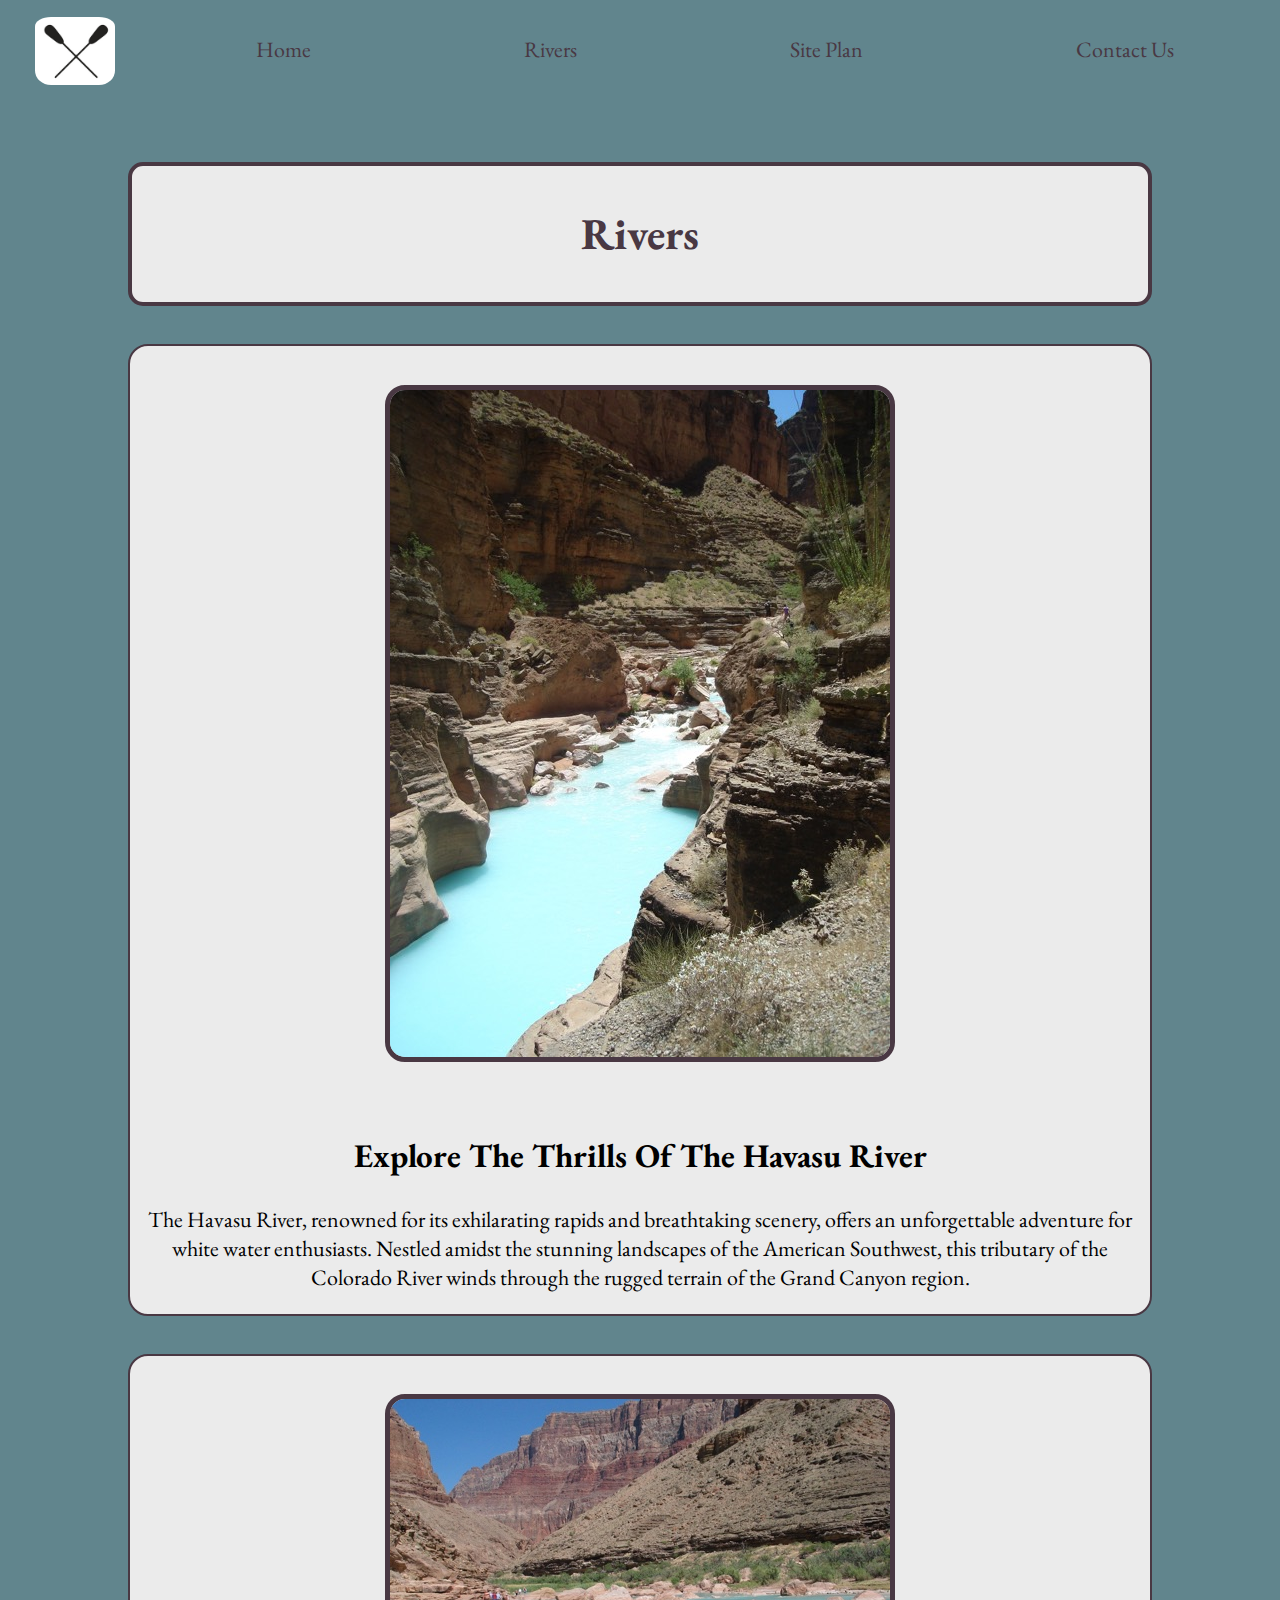
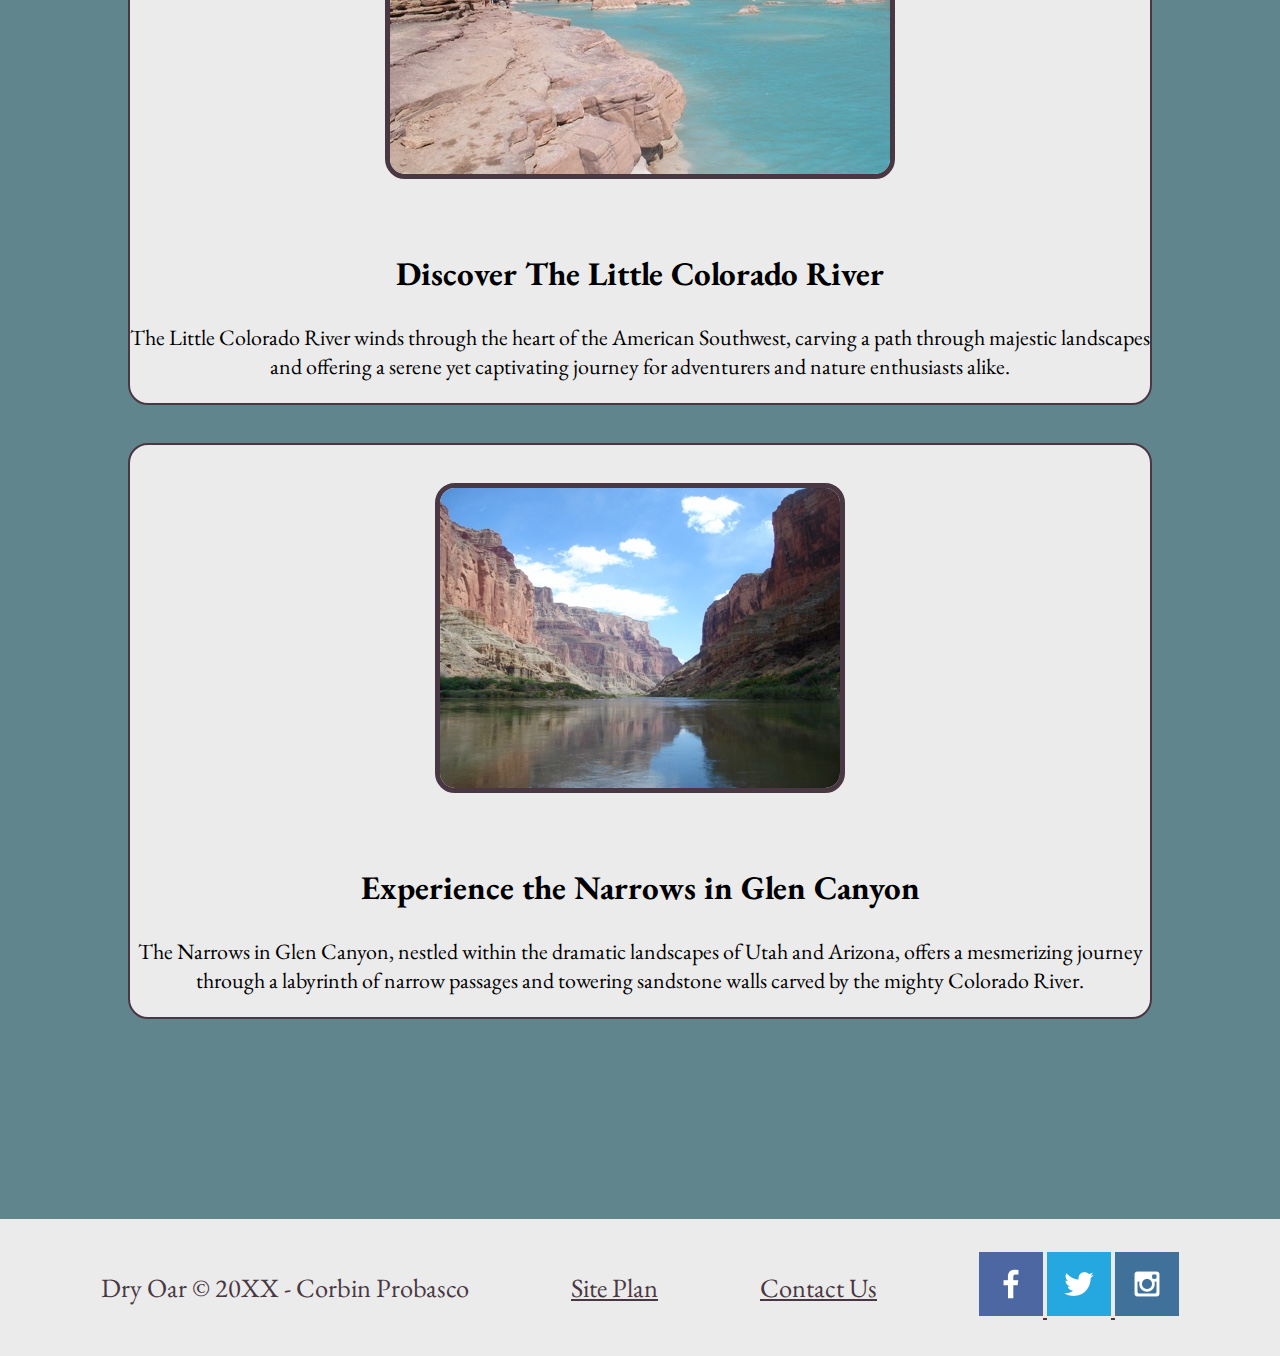
<file: wwr/rivers.html>
<!DOCTYPE html>
<html lang="en">
<head>
    <meta charset="UTF-8">
    <meta name="viewport" content="width=device-width, initial-scale=1.0">
    <link href="https://fonts.googleapis.com/css2?family=EB+Garamond:wght@400;700&display=swap" rel="stylesheet">
    <link type="text/css" rel="stylesheet" href="styles/style.css">
    <title>Rivers</title>
</head>
<body>
    <div id="content">
        <header>
            <a id="logo_link" href="index.html">
                <img class="logo" src="images/oars3_200.png" alt="white waters logo">
            </a>
            <nav>
                <a href="index.html" target="_blank">Home</a>
                <a href="rivers.html" target="_blank">Rivers</a>
                <a href="site-plan-rafting.html" target="_blank">Site Plan</a>
                <a href="#" target="_blank">Contact Us</a>
            </nav>
        </header>
        <div id="title">
            <h1>Rivers</h1>
        </div>
    </div>
        <main>
            <section class="river-img">
                <a href="https://www.google.com/maps/place/Havasu+Falls/@36.2552001,-112.700448,17z/data=!3m1!4b1!4m6!3m5!1s0x80ccb2097e3e5897:0xa18ad2a8c19eaad7!8m2!3d36.2552091!4d-112.6979449!16s%2Fm%2F0j6246g?entry=ttu">
                    <img class="individual-img" src="images/page2/havasu.jpg" alt="Havasu">
                </a>    
                <h2>Explore The Thrills Of The Havasu River</h2>
                <p>The Havasu River, renowned for its exhilarating rapids and breathtaking scenery, offers an unforgettable adventure for white water enthusiasts. Nestled amidst the stunning landscapes of the American Southwest, this tributary of the Colorado River winds through the rugged terrain of the Grand Canyon region.</p>
            </section>
            <section class="river-img">
                <a href="https://www.google.com/maps/place/Little+Colorado+River/@34.9397391,-110.8767925,12.01z/data=!4m6!3m5!1s0x8733a12e53a4b9d7:0xced88313677c063a!8m2!3d35.1114249!4d-110.6437136!16zL20vMDI3bnpn?entry=ttu">
                    <img class="individual-img" src="images/page2/littlecolorado.jpg" alt="Little Colorado">
                </a>
                <h2>Discover The Little Colorado River</h2>
                <p>The Little Colorado River winds through the heart of the American Southwest, carving a path through majestic landscapes and offering a serene yet captivating journey for adventurers and nature enthusiasts alike.</p>
            </section>
            <section class="river-img">
                <a href="https://www.google.com/maps/place/Glen+Canyon+National+Recreation+Area/@36.9195673,-111.4781973,17z/data=!3m1!4b1!4m6!3m5!1s0x87346bfc57ea74d1:0x6d6832da4ca42579!8m2!3d36.9195673!4d-111.4756224!16s%2Fg%2F11f5mgj861?entry=ttu">
                    <img class="individual-img" src="images/page2/river-narrow.jpg" alt="river in forest">
                </a>
                <h2>Experience the Narrows in Glen Canyon</h2>
                <p>The Narrows in Glen Canyon, nestled within the dramatic landscapes of Utah and Arizona, offers a mesmerizing journey through a labyrinth of narrow passages and towering sandstone walls carved by the mighty Colorado River.</p>
            </section>
        </main>
    <footer>
        <p>Dry Oar &copy; 20XX - Corbin Probasco</p>
        <p><a href="site-plan-rafting.html">Site Plan</a></p>
        <p><a href="contactus.html">Contact Us</a></p>
        <div class="social">
            <a href="https://facebook.com">
                <img src="images/facebook.png" alt="fb icon">
            </a>
            <a href="https://twitter.com">
                <img src="images/twitter.png" alt="twitter icon">
            </a>
            <a href="https://instagram.com">
                <img src="images/instagram.png" alt="instagram icon">
            </a>
        </div>
    </footer>
    
</body>
</html>
</file>
<file: probascofilm/styles/style.css>
@import url('https://fonts.googleapis.com/css2?family=Roboto:wght@400;700&family=Righteous&display=swap');

.logo {
  width: 80px;
  border-radius: 20%;
  padding-top: 5px;
  margin-left: 3vw;
  margin-right: 100vw;
}

#logo_link {
  padding-top: 5px;
  justify-self: center;
  align-self: center;
}

.title{
  font-family: 'EB Garamond', Garamond, serif;
  font-size: 2em;
  font-style: normal;
  margin-top: 10px;
}

.intro_home {
  font-family: 'EB Garamond', Garamond, serif;
  font-size: 1.5em;
  font-style: normal;
  margin-top: 10px;
}

.home_image {
  width: 100%;
  height: auto;
}

#site-plan-link {
  font-family: 'EB Garamond', Garamond, serif;
  font-size: 1.5em;
  font-style: normal;
  margin-top: 10px;
  margin-bottom: 10px;
}
     
body {
  font-family: 'EB Garamond', Garamond, serif;
  color: #fff;
  background-color: #121212;
  margin: 0;
  padding: 0;
}

header {
  font-family: 'EB Garamond', Garamond, serif;
  background-color: #B6997F;
  padding: 20px;
  text-align: center;
}

header h1 {
  font-family: 'EB Garamond', Garamond, serif;
  font-size: 4rem;
  margin: 0;
  color: #ffffff;
}

nav {
  margin-top: 10px;
}

nav a {
  color: #ffffff;
  text-decoration: none;
  margin: 0 15px;
  font-size: 1.2rem;
}

nav a:hover {
  text-decoration: underline;
}

main {
  padding: 20px;
}

h2 {
  font-family: 'EB Garamond', Garamond, serif;
  color: #ffffff;
  font-size: 2rem;
  margin-top: 0;
}

p {
  color: #cccccc;
  font-size: 1.2rem;
}

iframe {
  display: block;
  margin: 20px auto;
  border: none;
}

header img {
  width: 100%;
  height: auto;
}

header nav a.contact {
  border: 1px solid #ffffff;
  padding: 10px 20px;
  border-radius: 25px;
}

header nav a.contact:hover {
  background-color: #ffffff;
  color: #121212;
}
</file>
<file: wwr/styles/style.css>
#content {
    max-width: 1600px;
    margin: 0 auto;
    font-family: 'EB Garamond', Garamond, serif;
}

nav a {
    text-align: center;
    color: #493843;
    text-decoration: none;
    padding: 35px;
    font-family: 'EB Garamond', Garamond, serif;
}

#hero {
    display: grid;
    grid-template-columns: 1fr 3fr 1fr;
    margin-top: -100px;
}

#hero-img{
    width:100%;
}

#hero-msg {
    max-width: 1600px;
    margin: 0 auto;
    font-family: 'EB Garamond', Garamond, serif;
    text-align: center;
    color: white;
    grid-column: 2/3;
    grid-row: 1/2;
    margin-top: 100px;    
}

#hero-msg h1, #hero-msg h4 {
    text-align: center;
    background-color: #EBEBEB;
    padding: 20px;
    margin: 0;

}

#hero-box {
    text-align: center;
    width: 100%;
    margin: 0 auto;
    grid-column: 1/4;
    grid-row: 1/3;
    z-index: -1;
}

#hero-box img {
    display: block;
    margin-left: auto;
    margin-right: auto;
}

.button-box {
    text-align: center;
}

main section {
    text-align: center;
}

#background {
    height: 200px;
    background-color: #61858d;
    grid-column:1/11;
    grid-row:4/9;

}

body {
    background-color: #61858d;
    font-family: 'EB Garamond', Garamond, serif;
    font-style: normal;
    font-size: 22px;
    margin: 0;
    padding: 0;
}

header {
    background-color: #61858d;
    max-width: 1600px;
    padding-bottom: 50px;
    display: grid;
    grid-template-columns: 150px auto;
}

nav {
    display: flex;
    justify-content: space-around;
}

#logo_link {
    padding-top: 5px;
    justify-self: center;
    align-self: center;
}
             


nav a:hover {
    background-color: #d1815e;
    color: #EBEBEB;
}

.book {
    background-color: #3894A8; 
    color: #493843;
    font-family: 'EB Garamond', Garamond, serif;
    font-size: 18px;
    font-style: normal;
    padding: 15px 30px;
    margin-top: 50px;
    border-radius: 5px;
}

.join {
    background-color: #3894A8; 
    color: #493843;
    font-family: 'EB Garamond', Garamond, serif;
    padding: 15px 30px;
    margin-top: 50px;
    border-radius: 5px;
}

.book:hover, .join:hover {
    background-color: #d1815e;
    color: #EBEBEB;
}

footer p a:hover {
    color: #d1815e;
}

footer p {
    font-size: 1.2em;
    font-family: 'EB Garamond', Garamond, serif;
}

footer {
    background-color: #EBEBEB;
    color: #493843;
    padding: 25px 50px;
    margin-top: 200px;
    display: flex;
    justify-content: space-around;
    align-items: center;
}

footer a {
    color: #493843;
    font-family: 'EB Garamond', Garamond, serif;
}

.home-title {
    color: #d1815e;
    font-family: 'EB Garamond', Garamond, serif;
    font-size: 2em;
    font-style: normal;
    margin-top: 10px;
}

h4 {
    color: #493843;
    font-family: 'EB Garamond', Garamond, serif;
}

.msg {
    background-color: #EBEBEB;
    font-family: 'EB Garamond', Garamond, serif;
    font-size: 0.8em;
    font-style: normal;
    padding: 35px;
}

.msg h2 {
    color: #493843;
    font-family: 'EB Garamond', Garamond, serif;
}

.msg p {
    color: #493843;
    font-family: 'EB Garamond', Garamond, serif;
    padding-bottom: 15px;
}

.icon {
    width: 80px;
    padding-top: 10px ;
}

.para {
    border: 5px solid #EBEBEB; 
    border-radius: 5px;
    margin: 30px;
}

.img {
    margin: 30px;
}

.logo {
    width: 80px;
    border-radius: 20%;
    padding-top: 5px;
}

.mountains{
    display: block;
    margin-left: auto;
    margin-right: auto;
}

.rivers-card, .camping-card, .rapids-card{
    margin: 200px 0;
}

.card-img{
    border: 10px solid black;
    transition: transform .5s;
    box-shadow: 5px 5px 10px #6f7364;
}

.card-img, .individual-img:hover {
    opacity: .6;
    transform: scale(1.1);
}

main section img{
    box-sizing: border-box;
}

.home-grid{
    display: grid;
    grid-template-columns: repeat(10, 1fr);

}

.card-img, .mountains {
    width: 100%;
}

.rivers-card{
    grid-column:2/4;
    grid-row:2/3;
}

.camping-card{
    grid-column:5/7;
    grid-row:2/3;
}

.rapids-card{
    grid-column:8/10;
    grid-row:2/3;
}

.rivers-card{
    grid-column:2/4;
    grid-row:2/3;
}

.mountains{
    grid-column: 2/7;
    grid-row: 5/8;
    box-shadow: 5px 5px 10px #6f7364;
}

.msg{
    grid-column: 6/10;
    grid-row:6/7;
    box-shadow: 5px 5px 10px #6f7364;
}


#title{
    margin-left: 10vw;
    margin-right: 10vw;
    margin-top: 1vw;
    margin-bottom: 1vw;
    text-align: center;
    border:#493843 4px solid;
    border-radius: 15px;
    padding: 10px;
    background-color: #EBEBEB;
    color: #493843;
}

.river-img, .individual-img {
    max-width: 90%;
    height: auto;
    margin-left: 10vw;
    margin-right: 10vw;
    margin-top: 3vw;
    margin-bottom: 3vw;
    text-align: center;

}

.river-img{
    background-color: #EBEBEB;
    border: solid 2px #493843;
    border-radius: 20px;
}

.individual-img {
    border: 5px solid #493843;
    border-radius: 20px;
}



@media screen and (max-width: 900px) {
    #hero, .home-grid {
        display: block;
        height: auto;
    }
    nav, footer {
        flex-direction: column;
    }
    nav a {
        display: block;
        padding: 15px;
    }
    #hero {
        margin-top: 0;
    }
    #hero-msg {
        margin-top: 0;
    }
    #hero-msg h4 {
        display: none;
    }
    #hero-msg h1 {
        color: #6f7364;
    }
    .home-title {
        font-size: 25px;
    }
    .rivers-card, .camping-card, .rapids-card { 
        margin: 50px auto;
        width: 60%;
    }
    #background {
        display: none;
    }
    .mountains, .msg {
        width: 80%;
        display: block;
        margin: 0 auto;
    }
    footer {
        margin-top: 25px;
    }
}
</file>
<file: positioning/positionstyles.css>
/* CSS - Name: "positionstyles.css" */
/* Activity 1 styles */
.content1 {
  /* This is the parent of the activity 1 boxes. */
  display: grid;
  grid-template-columns: 1fr 1fr;
  justify-items: center;
  gap: 20px;

}
.red1 { 
  width: 100%; 
  height: 100px; 
  background-color: red;
  grid-column: 1/3; 


} 
.green1 {
  width: 200px; 
  height: 200px; 
  background-color: green; 

} 
.yellow1 {
  width: 200px; 
  height: 200px; 
  background-color: gold; 
} 
.blue1 {
  width: 100%; 
  height: 100px; 
  background-color: blue;
  grid-column: 1/3;  
} 
/* Activity 2 styles */ 
.content2 {
  /* This is the parent of the activity 2 boxes. */
  display: grid;
  grid-template-columns: 50px 50px 50px 50px 50px ;
}
.red2 {
  width: 100px; 
  height: 100px; 
  background-color: red;
  margin-top: 20px; 
} 
.green2 { 
  width: 100px; 
  height: 100px; 
  background-color: green; 
  margin-top: 40px;
} 
.yellow2 {
  width: 100px; 
  height: 100px; 
  background-color: gold;
  margin-top: 60px; 
} 
.blue2 {
  width: 100px; 
  height: 100px; 
  background-color: blue;
  margin-top: 80px; 
} 
/* Activity 3 styles */ 
.content3 {
  /* This is the parent of the activity 3 boxes. */
  display: grid;
  grid-template-columns: 1fr 1fr;
  justify-items: center;
  grid-column-gap: 100px;
}
.red3 {
  width: 100%; 
  height: 100px; 
  background-color: red;
  grid-column: 1/3; 
} 
.green3 {
  width: 100%; 
  height: 200px; 
  background-color: green;
} 
.yellow3 {
  width: 100%; 
  height: 200px; 
  background-color: gold; 
} 
.blue3 {
  width: 100%;
  height: 100px; 
  background-color: blue;
  grid-column: 1/3; 
} 
/* Activity 4 styles */ 
.content4 {
  /* This is the parent of the activity 4 boxes. */
  height: 400px;
  grid-template-columns: repeat(3, 1fr);
  grid-template-rows: repeat(2, 1fr);
}
.red4 {
  width: 50%; 
  height: 100%; 
  background-color: red; 
} 
.green4 {
  width: 50%; 
  height: 100px; 
  background-color: green;
  grid-column: 1;
  grid-row: 2; 
} 
.yellow4 {
  width: 50%; 
  height: 100px; 
  background-color: gold; 
} 
.blue4 {
  width: 50%; 
  height: 100px; 
  background-color: blue; 
} 
/* Activity 5 styles */ 
.content5 {
  /* This is the parent of the activity 5 boxes. */
  height: 400px;
}
.red5 { 
  width: 100px; 
  height: 100px; 
  background-color: red; 
} 
.green5 { 
  width: 100px; 
  height: 100px; 
  background-color: green; 

} 
.yellow5 {
  width: 100px; 
  height: 100px; 
  background-color: gold; 

} 
.blue5 {
  width: 100px; 
  height: 100px; 
  background-color: blue; 
} 
/* Activity 6 styles */ 
.content6 {
  /* This is the parent of the activity 6 boxes. */
}
.red6 {
  width: 100px; 
  height: 100px; 
  background-color: red; 
} 
.green6 {
  width: 100px; 
  height: 100px; 
  background-color: green; 
} 
.yellow6 {
  width: 100px; 
  height: 100px; 
  background-color: gold; 
} 
.blue6 {
  width: 100px; 
  height: 100px; 
  background-color: blue; 
} 


/* Do not make any changes below here */
.activity {
  width: 70%; 
  margin: 20px auto; 
  font-family: Arial, sans-serif; 
  border: 1px solid black; 
  padding: 10px; 
  clear:both; 
  overflow: auto;
} 

.hint {
  border: 1px solid grey;
  background: #e0e0e0;
  padding: .5em;
  position: relative;
  margin: 1em 0;
}
.hint h3 {
  margin: 0;
}
.hint:hover {
  background: #d0d0d0;
}
.hint > div {
  display: none;
}

.hint input[type=checkbox] {
  position: absolute;
  width: 100%;
  height: 100%;
  opacity: 0;
  z-index: 1;
  cursor: pointer;
}

.hint input[type=checkbox]:checked ~ div {
  display: block;
}

.hint i {
  position: absolute;
  transform: translate(-6px, 0);
  margin-top: 16px;
  right: 10px;
  top: -3px;
}
.hint i:before, .hint i:after {
  content: "";
  position: absolute;
  background-color: black;
  width: 3px;
  height: 9px;
}
.hint i:before {
  transform: translate(2px, 0) rotate(45deg);
}
.hint i:after {
  transform: translate(-2px, 0) rotate(-45deg);
}

.hint input[type=checkbox]:checked ~ i:before {
  transform: translate(-2px, 0) rotate(45deg);
}
.hint input[type=checkbox]:checked ~ i:after {
  transform: translate(2px, 0) rotate(-45deg);
}
.hint a {
  position: relative;
  z-index: 1;
}
</file>
